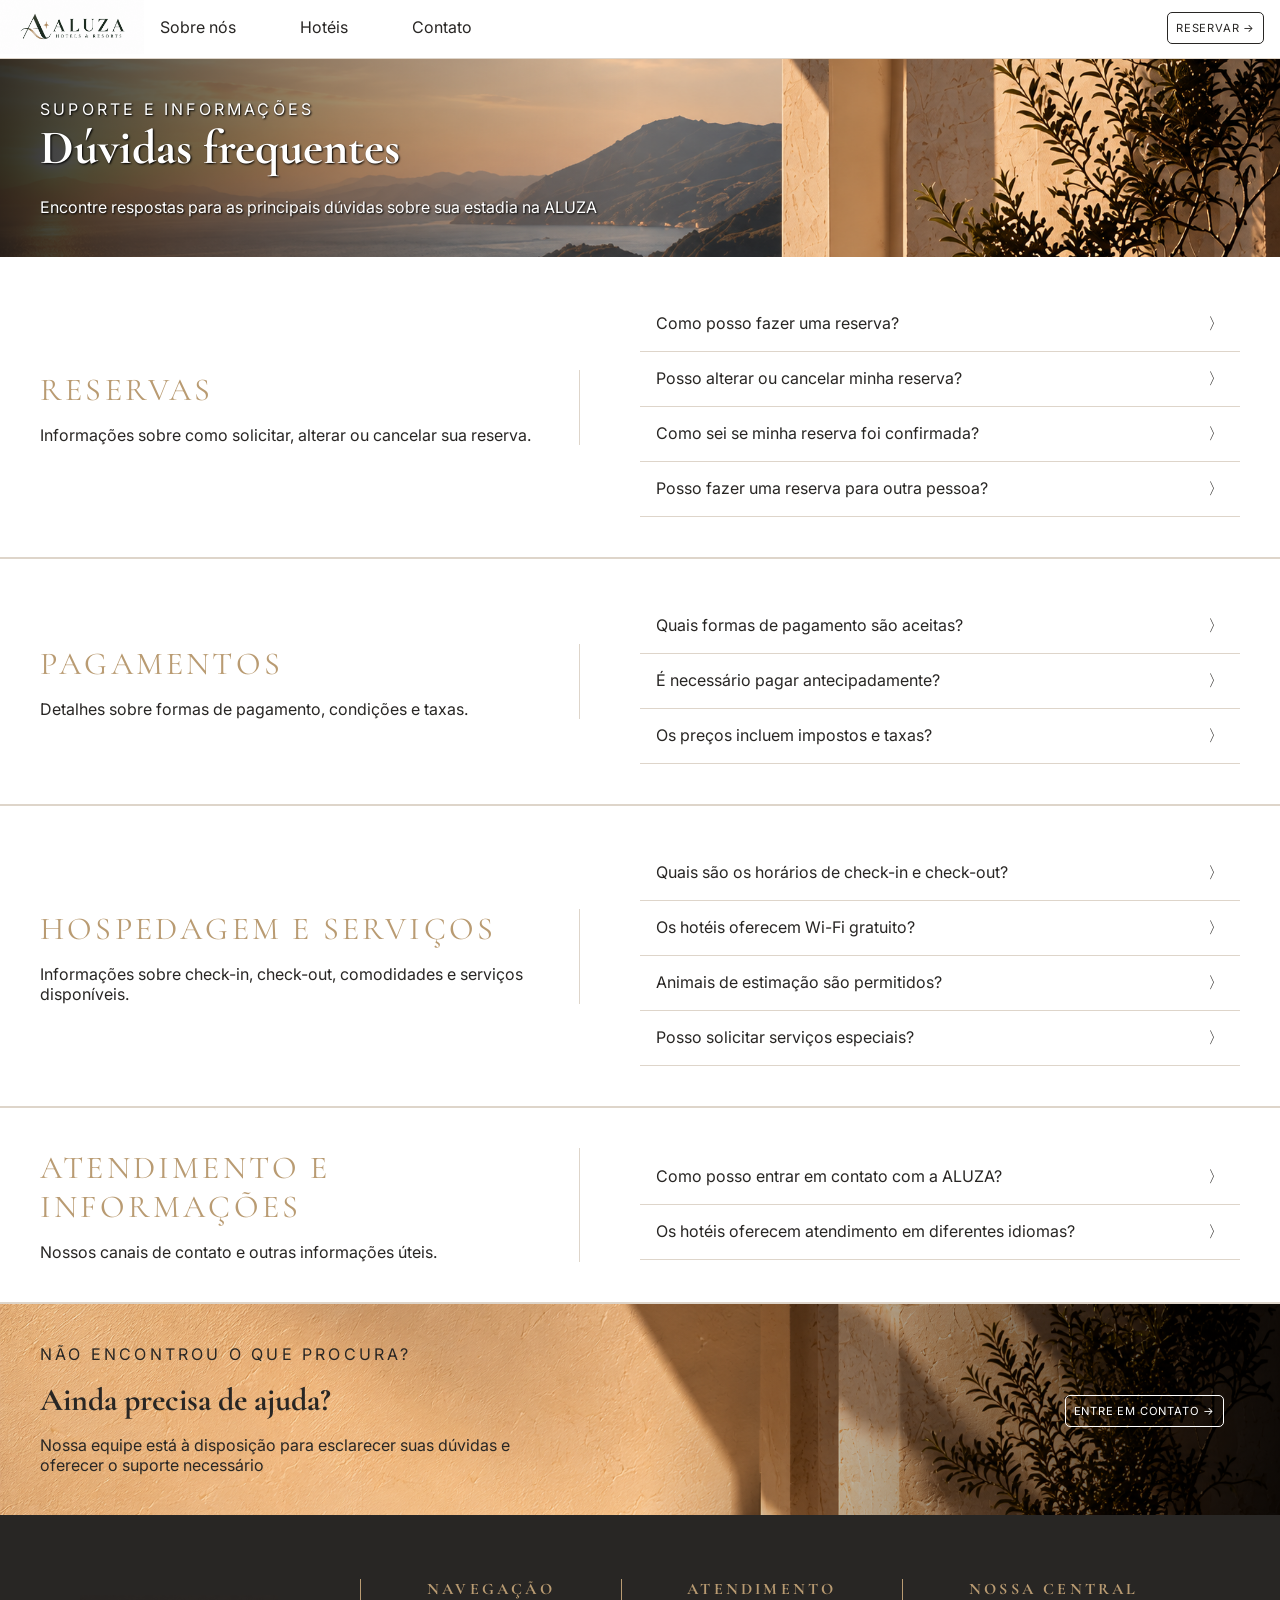
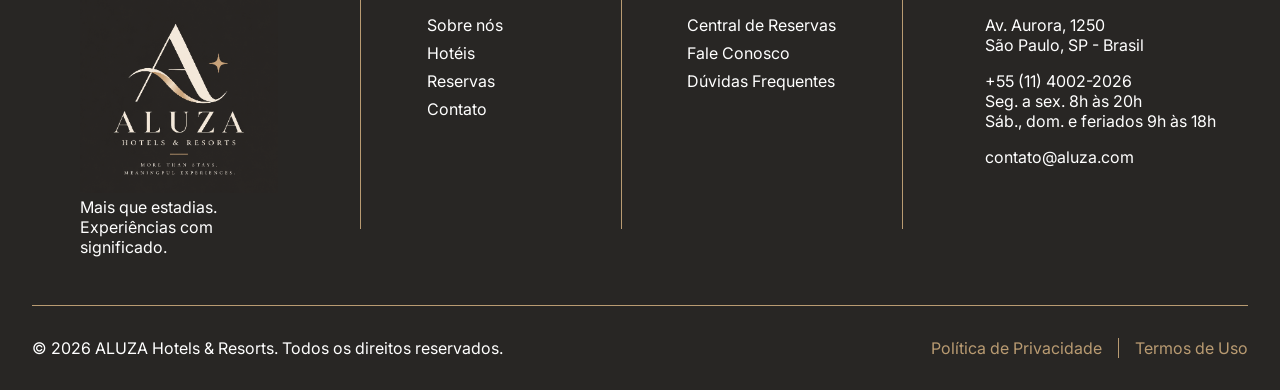
<file: html-files/faq.html>
<!DOCTYPE html>
<html lang="pt-br">
<head>
    <meta charset="UTF-8">
    <meta name="viewport" content="width=device-width, initial-scale=1.0">
    <link rel="stylesheet" href="../css-files/global.css">
    <link rel="stylesheet" href="../css-files/faq.css">
    <link rel="preconnect" href="https://fonts.googleapis.com">
    <link rel="preconnect" href="https://fonts.gstatic.com" crossorigin>
    <link href="https://fonts.googleapis.com/css2?family=Cormorant+Garamond:ital,wght@0,300..700;1,300..700&family=Inter:ital,opsz,wght@0,14..32,100..900;1,14..32,100..900&display=swap" rel="stylesheet">
    <meta property="og:type" content="website">
    <meta property="og:title" content="Dúvidas frequentes | ALUZA">
    <meta property="og:description" content="Encontre respostas para as principais dúvidas sobre reservas, hospedagens e serviços da ALUZA.">
    <meta property="og:image" content="https://dispositivosetecnologias-commits.github.io/aluza-hotels/images-files/faq-images/og-image.jpg">
    <meta property="og:url" content="https://dispositivosetecnologias-commits.github.io/aluza-hotels/html-files/faq.html">
    <meta property="og:site_name" content="ALUZA Hotels & Resorts">
    <meta property="og:locale" content="pt_BR">
    <meta property="og:image:alt" content="Ambiente sofisticado de um hotel ALUZA Hotels & Resorts">
    <title>Dúvidas frequentes | ALUZA</title>
</head>
<body>
    <header>
        <div class="header">
            <div class="header1">
                <div class="logo">
                    <img src="../images-files/home-images/logo-light2.png" alt="ALUZA Hotels & Resorts">
                </div>
                <div class="menu">
                    <nav>
                        <ul>
                            <li><a href="./about.html">Sobre nós</a></li>
                            <li><a href="../index.html">Hotéis</a></li>
                            <li><a href="./contact.html">Contato</a></li>
                        </ul>
                    </nav>
                    <div class="request-button">
                        <a href="./reservation.html">Reservar →</a>
                    </div>
                </div>
            </div>
        </div>
    </header>
    <main>
        <section class="faq-banner">
            <div class="banner-container">
                <div class="banner-text">
                    <div class="text-top">
                        <p class="section-label">Suporte e informações</p>
                        <h1>Dúvidas frequentes</h1>
                    </div>
                    <p>Encontre respostas para as principais dúvidas sobre 
                    sua estadia na ALUZA</p>
                </div>
            </div>
        </section>
        <section class="faq-reservation">
            <div class="container-template">
                <div class="text">
                    <h2 class="section-label">Reservas</h2>
                    <p>Informações sobre como solicitar, alterar ou cancelar 
                    sua reserva.</p>
                </div>
                <div class="questions">
                    <details>
                        <summary>Como posso fazer uma reserva?</summary>
                        <p>Acesse nossa página de reservas, selecione o destino, 
                        informe as datas da estadia e preencha seus dados. Após o 
                        envio, você receberá um e-mail com as informações da solicitação.</p>
                    </details>
                    <details>
                        <summary>Posso alterar ou cancelar minha reserva?</summary>
                        <p>Sim. Cancelamentos realizados com pelo menos 48 horas de
                        antecedência do check-in são gratuitos. Após esse prazo, 
                        poderá ser cobrada uma taxa equivalente à primeira diária.</p>
                    </details>
                    <details>
                        <summary>Como sei se minha reserva foi confirmada?</summary>
                        <p>Você receberá um e-mail de confirmação contendo o número
                        da reserva, as datas da estadia, o hotel escolhido e o valor total.</p>
                    </details>
                    <details>
                        <summary>Posso fazer uma reserva para outra pessoa?</summary>
                        <p>Sim. Basta informar os dados do hóspede da estadia. No check-in,
                        será necessário apresentar um documento de identificação válido.
                        </p>
                    </details>
                </div>
            </div>
        </section>
        <section class="faq-payment">
            <div class="container-template">
                <div class="text">
                    <h2 class="section-label">Pagamentos</h2>
                    <p>Detalhes sobre formas de pagamento, condições e taxas.</p>
                </div>
                <div class="questions">
                    <details>
                        <summary>Quais formas de pagamento são aceitas?</summary>
                        <p>Aceitamos cartões de crédito e débito das principais 
                        bandeiras. Outras opções de pagamento podem estar disponíveis
                        conforme o destino.</p>
                    </details>
                     <details>
                        <summary>É necessário pagar antecipadamente?</summary>
                        <p>Não necessariamente. Algumas tarifas permitem pagamento 
                        no check-in, enquanto outras exigem pagamento antecipado, especialmente
                        em períodos promocionais.</p>
                    </details>
                     <details>
                        <summary>Os preços incluem impostos e taxas?</summary>
                        <p>O valor total apresentado na confirmação inclui os impostos 
                        obrigatórios conhecidos. Serviços extras, como refeições e lavanderia,
                        são cobrados separadamente.</p>
                    </details>
                </div>
            </div>
        </section>
        <section class="faq-host">
            <div class="container-template">
                <div class="text">
                    <h2 class="section-label">Hospedagem e serviços</h2>
                    <p>Informações sobre check-in, check-out, comodidades
                    e serviços disponíveis.</p>
                </div>
                <div class="questions">
                    <details>
                        <summary>Quais são os horários de check-in e check-out?</summary>
                        <p>O check-in começa às 15h, e o check-out deve ser realizado
                        até as 12h, considerando o horário local de cada hotel.</p>
                    </details>
                    <details>
                        <summary>Os hotéis oferecem Wi-Fi gratuito?</summary>
                        <p>Sim. Todos os hotéis ALUZA oferecem Wi-Fi gratuito 
                        nas acomodações e em áreas comuns.</p>
                    </details>
                      <details>
                        <summary>Animais de estimação são permitidos?</summary>
                        <p>Sim, cães e gatos de pequeno porte são bem-vindos em 
                        acomodações selecionadas. É necessário informar a presença 
                        do animal durante a reserva.</p>
                    </details>
                      <details>
                        <summary>Posso solicitar serviços especiais?</summary>
                        <p>Sim. Oferecemos opções como decoração para ocasiões 
                        especiais, transfer e experiências personalizadas, mediante
                        disponibilidade e possível cobrança adicional.</p>
                    </details>
                </div>
            </div>
        </section>
        <section class="faq-contact">
            <div class="container-template">
                <div class="text">
                    <h2 class="section-label">Atendimento e informações</h2>
                    <p>Nossos canais de contato e outras informações úteis.</p>
                </div>
                <div class="questions">
                    <details>
                        <summary>Como posso entrar em contato com a ALUZA?</summary>
                        <p>Você pode utilizar o formulário da página de contato ou 
                        enviar uma mensagem para o nosso endereço de e-mail oficial.</p>
                    </details>
                    <details>
                        <summary>Os hotéis oferecem atendimento em diferentes idiomas?</summary>
                        <p>Sim. Todas as unidades oferecem atendimento em inglês ou 
                        no idioma local, facilitando a comunicação com hóspedes internacionais.</p>
                    </details>
                </div>
            </div>
        </section>
        <section class="cta">
            <div class="cta-container">
                <div class="text">
                    <p class="section-label">Não encontrou o que procura?</p>
                    <h2>Ainda precisa de ajuda?</h2>
                    <p>Nossa equipe está à disposição para esclarecer suas dúvidas e 
                    oferecer o suporte necessário</p>
                </div>
                <div class="request-button">
                    <a href="./contact.html">Entre em contato →</a>
                </div>
            </diiv>
        </section>
    </main>
    <footer>
         <div class="footer-container">
            <div class="footer-top">
                <div class="footer-logo">
                    <div class="logo-image">
                        <img src="../images-files/home-images/logo-dark.png" alt="Aluza Hotels & Resorts">
                    </div>
                    <div class="logo-text">
                    <p>Mais que estadias.</p>
                    <p>Experiências com significado.</p>
                    </div>
                </div>
                <div class="vertical-row"></div>
                <div class="footer-nav">
                    <h3>Navegação</h3>
                    <ul>
                        <li><a href="./about.html">Sobre nós</a></li>
                        <li><a href="../index.html">Hotéis</a></li>
                        <li><a href="./reservation.html">Reservas</a></li>
                        <li><a href="./contact.html">Contato</a></li>
                    </ul>
                </div>
                <div class="vertical-row"></div>
                <div class="footer-service">
                    <h3>Atendimento</h3>
                    <ul>
                        <li><a href="./reservation.html">Central de Reservas</a></li>
                        <li><a href="./contact.html">Fale Conosco</a></li>
                        <li><a href="./faq.html">Dúvidas Frequentes</a></li>
                    </ul>
                </div>
                <div class="vertical-row"></div>
                <div class="footer-center">
                    <h3>Nossa central</h3>
                    <div class="center-address">
                        <div class="footer-icon">
                            <i class="fa-solid fa-location-dot icon"></i>
                        </div> 
                        <div class="address-p">
                            <p>Av. Aurora, 1250</p>
                            <p>São Paulo, SP - Brasil</p>
                        </div>
                    </div>
                    <div class="center-cellphone">
                        <div class="footer-icon">
                            <i class="fa-solid fa-phone icon"></i>
                        </div>
                        <div class="cellphone-block">
                            <a href="tel:+551140022026">+55 (11) 4002-2026</a> 
                            <p>Seg. a sex. 8h às 20h</p>  
                            <p>Sáb., dom. e feriados 9h às 18h</p>
                        </div>
                    </div>
                    <div class="center-email">
                        <div class="footer-icon">
                            <i class="fa-solid fa-envelope icon"></i>
                        </div>        
                        <a href="mailto:contato@aluza.com">contato@aluza.com</a>        
                    </div>      
                </div>
            </div>
            <div class="footer-bottom">
                <div class="copyright-text">
                    <p>© 2026 ALUZA Hotels & Resorts. Todos os direitos reservados.</p>
                </div>
                <div class="terms-privacy">
                    <a href="./privacy.html">Política de Privacidade</a>
                    <a href="./terms.html">Termos de Uso</a>
                </div>
            </div>
        </div>
    </footer>
</body>
</html>
</file>
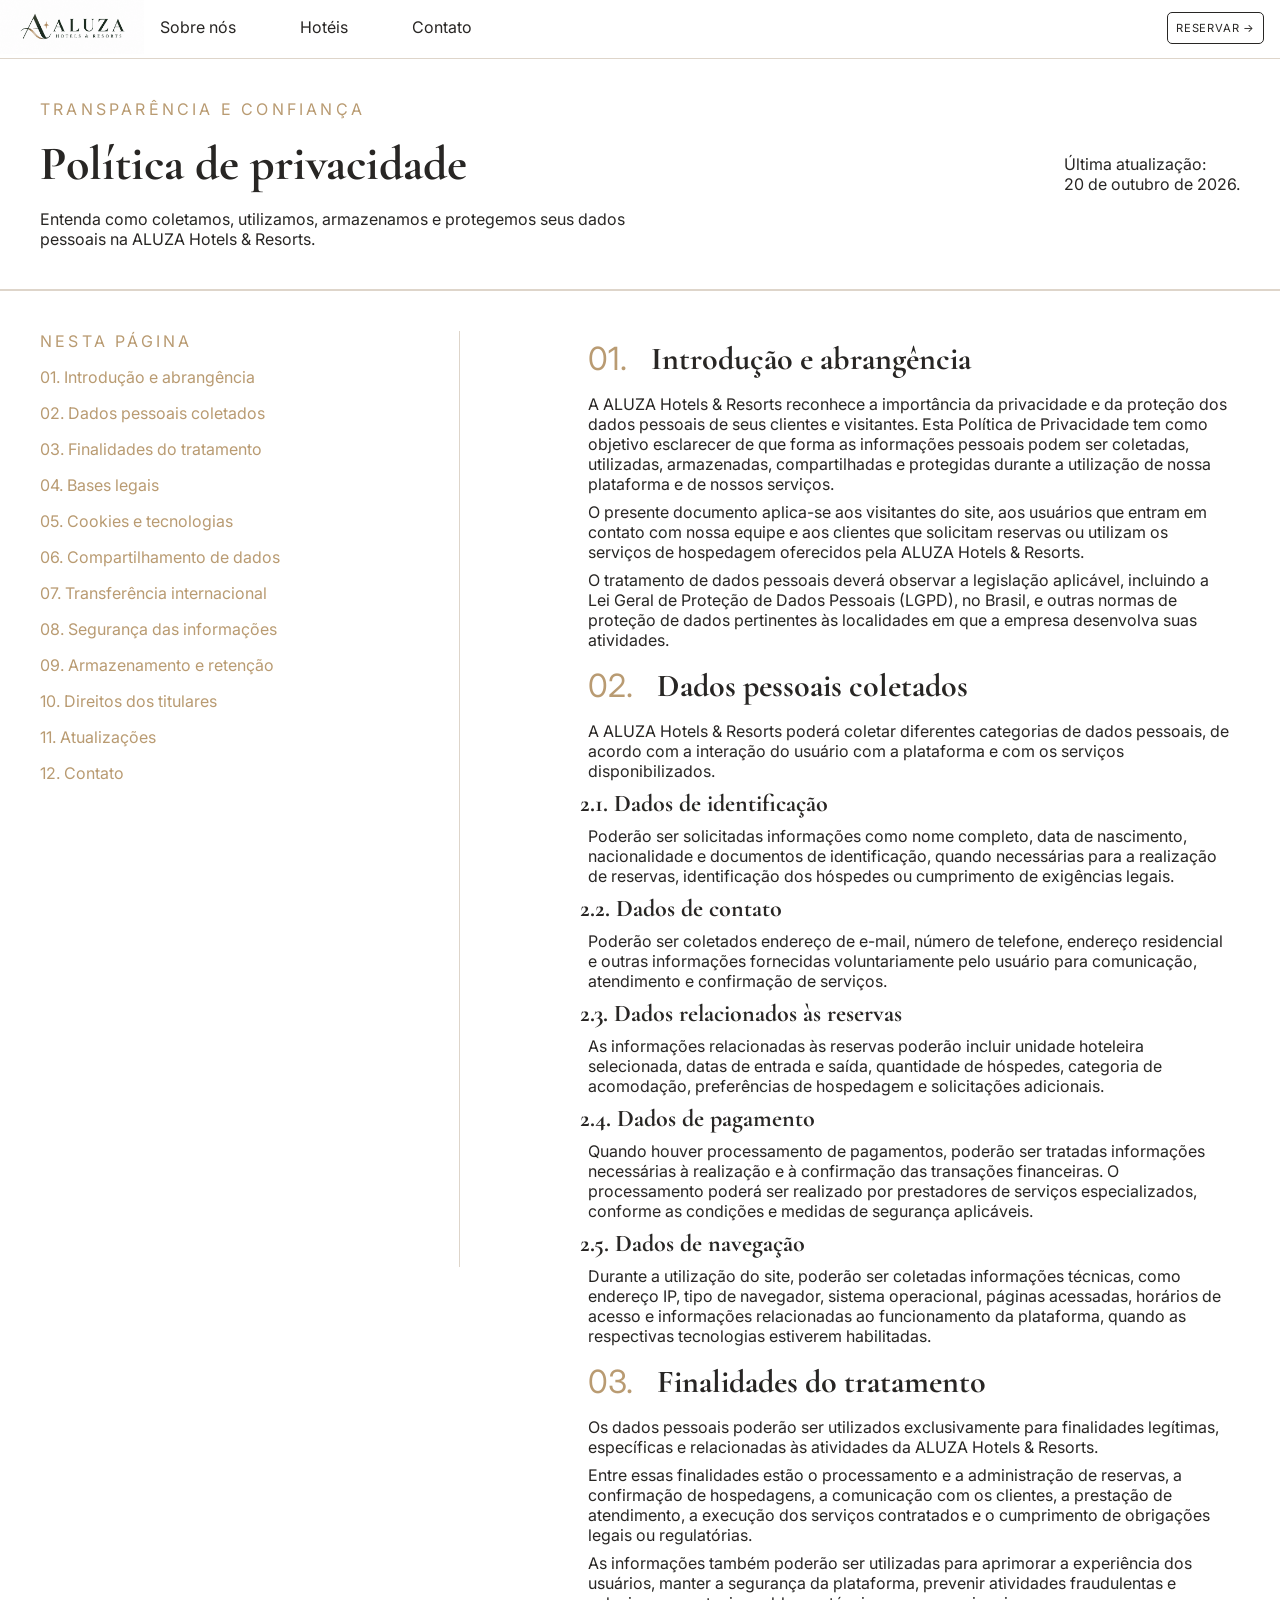
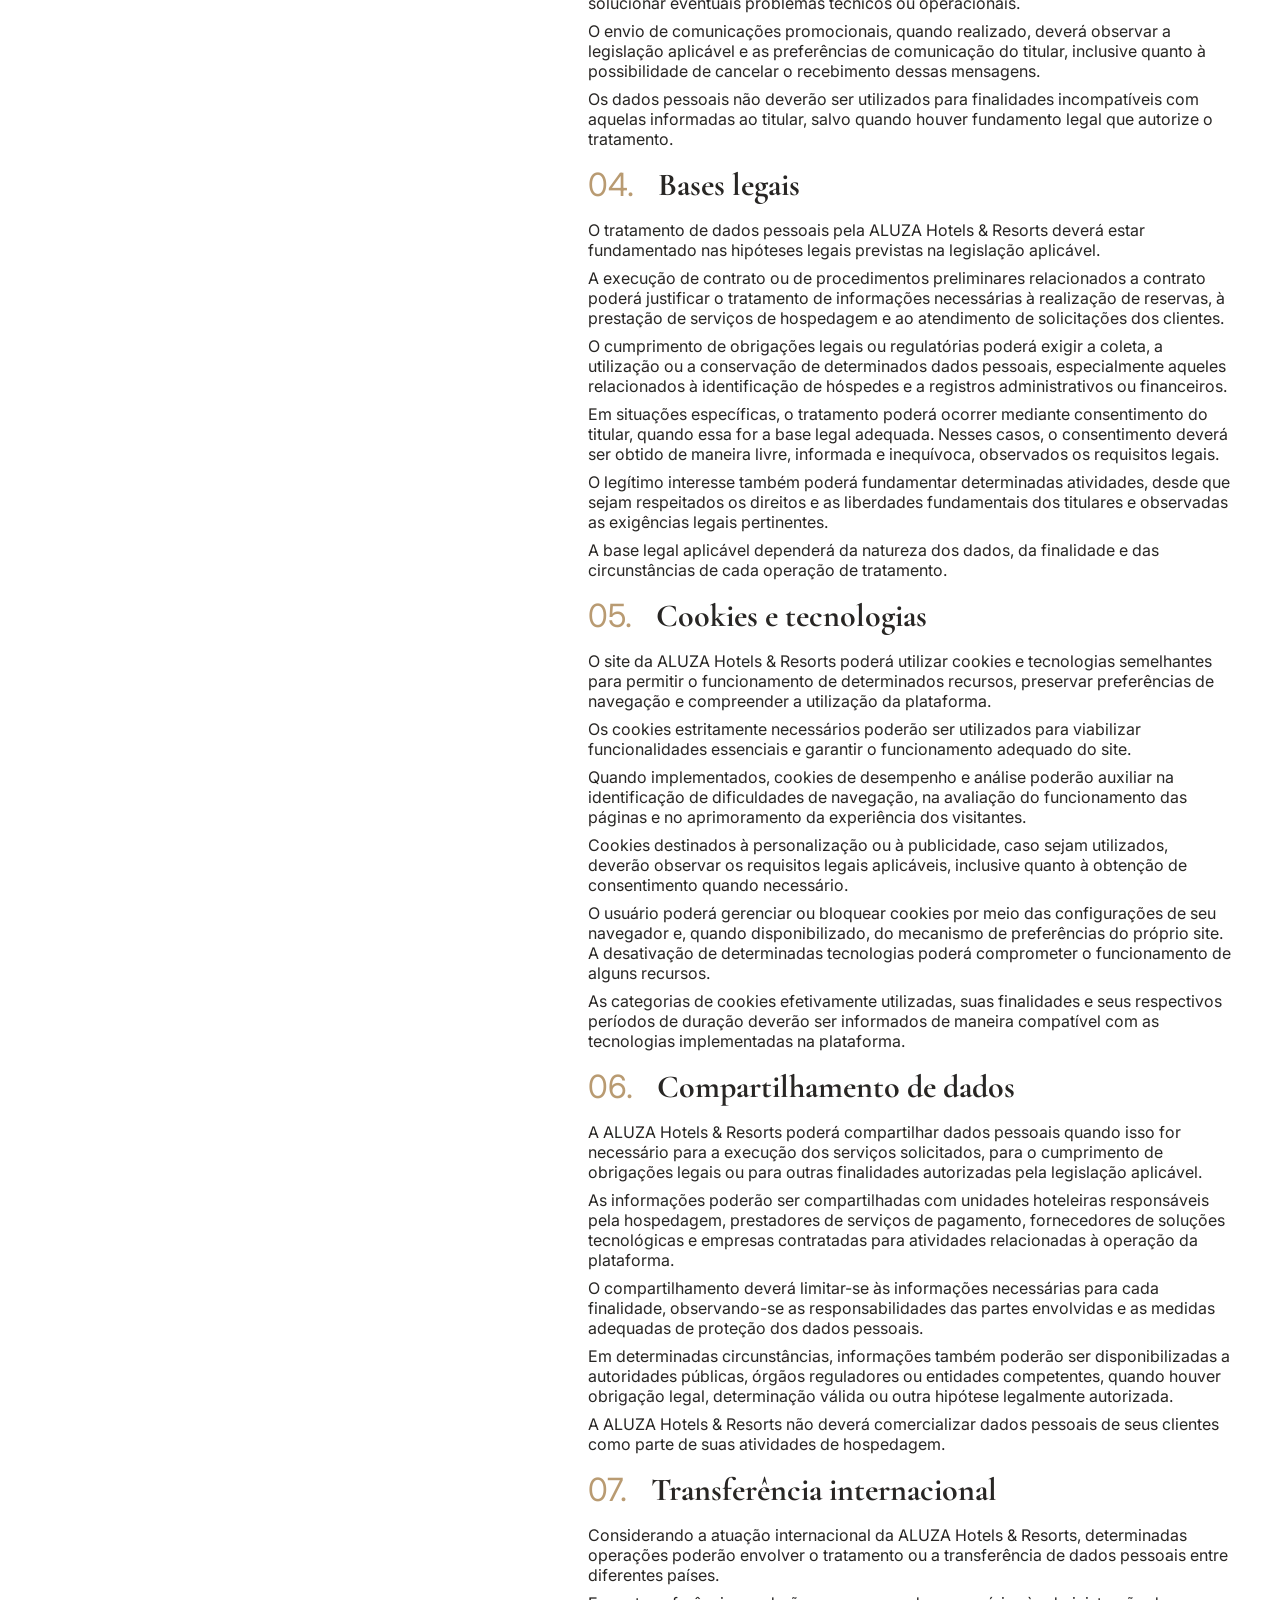
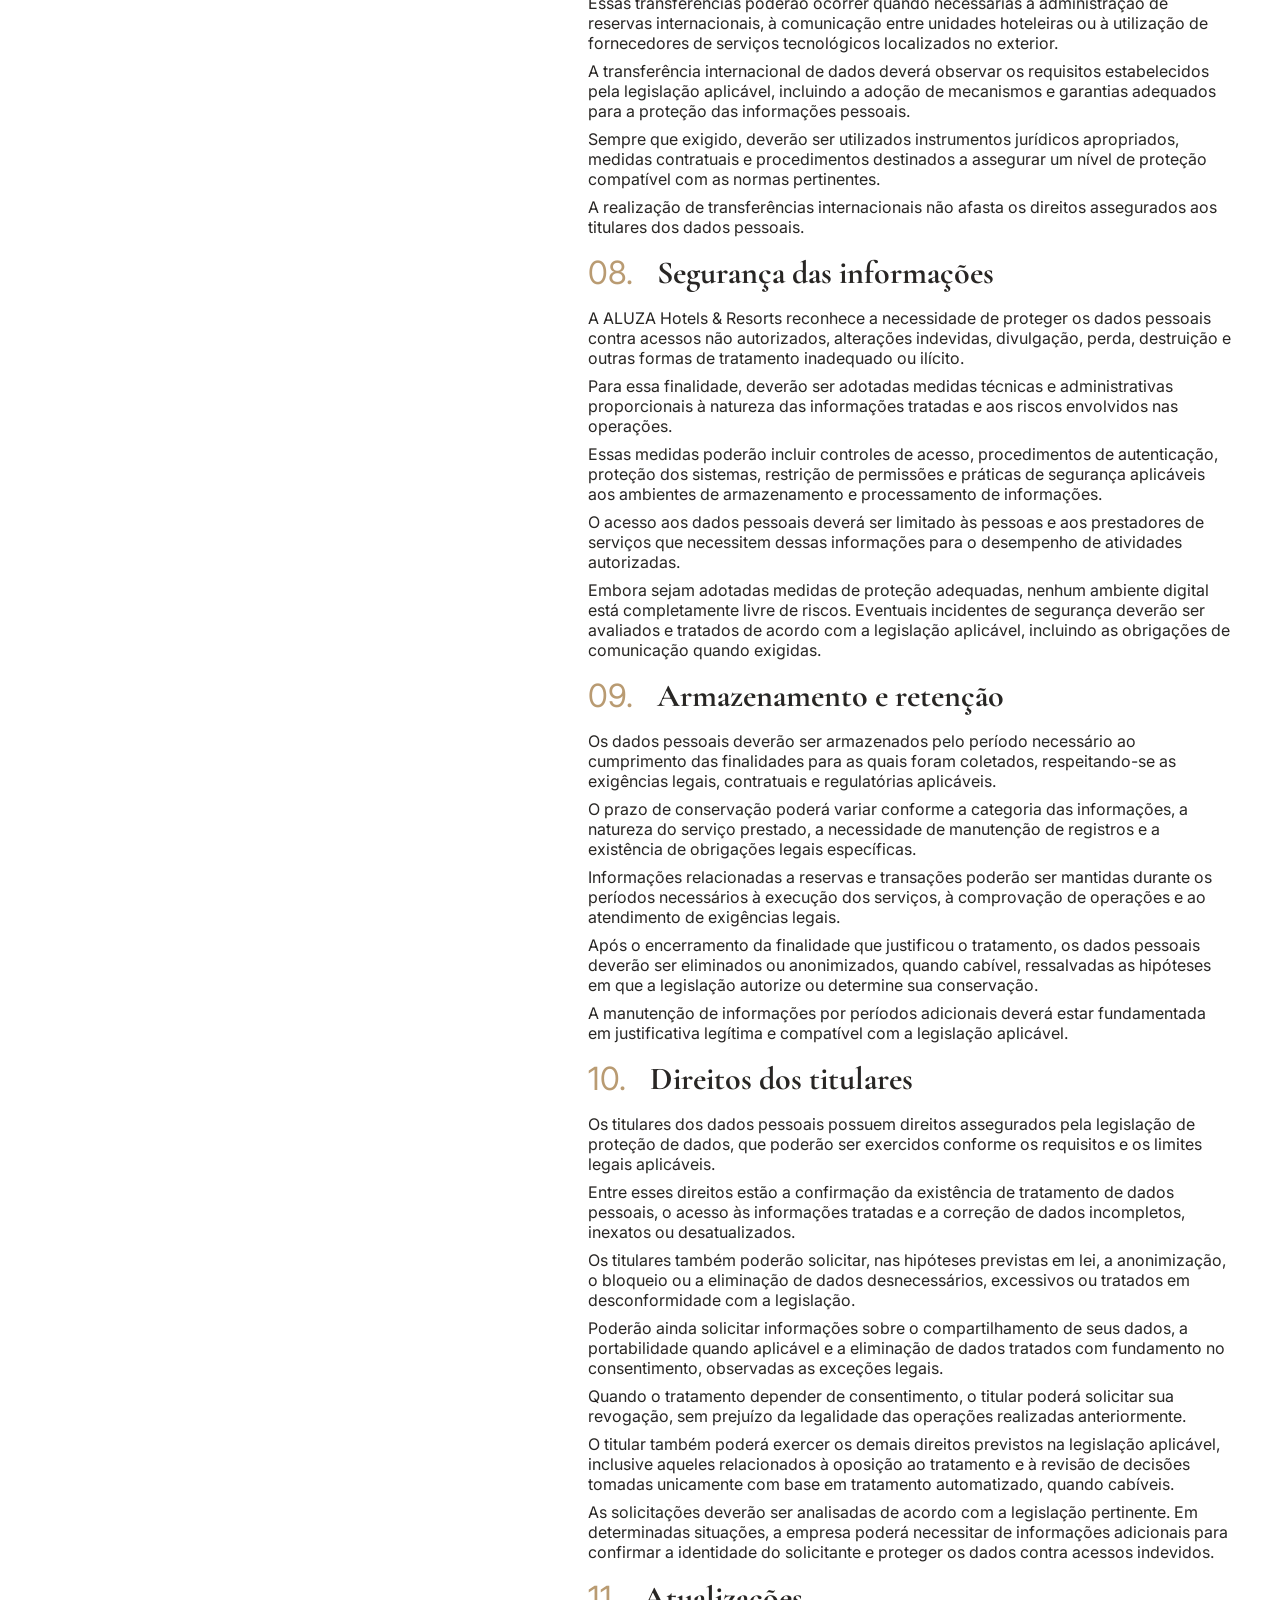
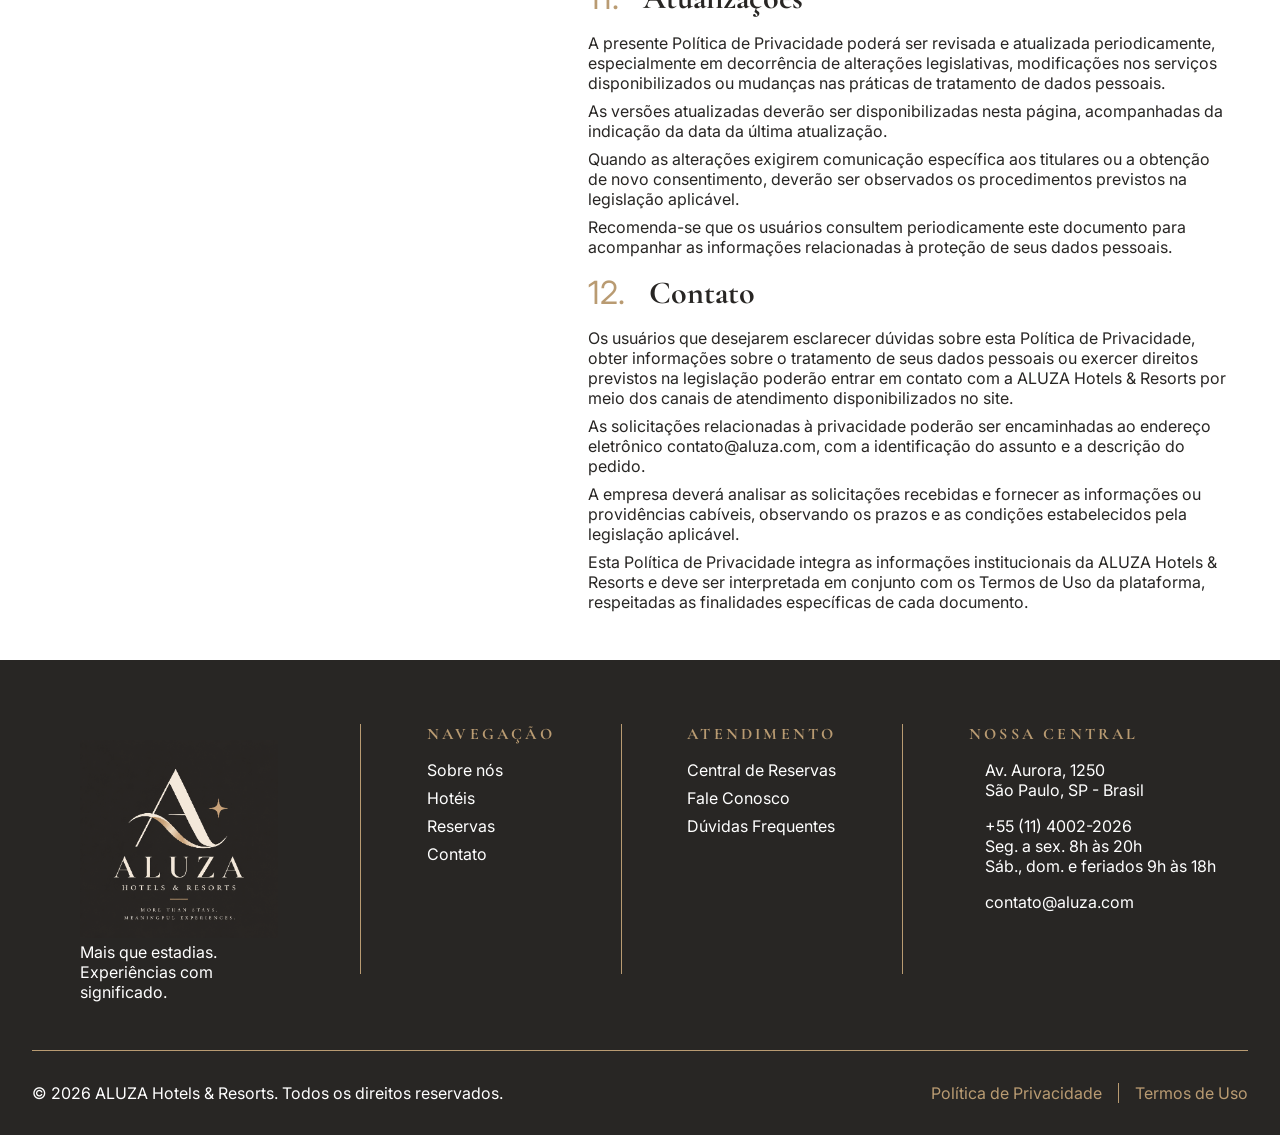
<file: html-files/privacy.html>
<!DOCTYPE html>
<html lang="pt-br">
<head>
    <meta charset="UTF-8">
    <meta name="viewport" content="width=device-width, initial-scale=1.0">
    <link rel="stylesheet" href="../css-files/global.css">
    <link rel="stylesheet" href="../css-files/legal.css">
    <link rel="preconnect" href="https://fonts.googleapis.com">
    <link rel="preconnect" href="https://fonts.gstatic.com" crossorigin>
    <link href="https://fonts.googleapis.com/css2?family=Cormorant+Garamond:ital,wght@0,300..700;1,300..700&family=Inter:ital,opsz,wght@0,14..32,100..900;1,14..32,100..900&display=swap" rel="stylesheet">
    <meta property="og:type" content="website">
    <meta property="og:title" content="Política de Privacidade | ALUZA">
    <meta property="og:description" content="Saiba como a ALUZA coleta, utiliza e protege suas informações pessoais.">
    <meta property="og:image" content="https://dispositivosetecnologias-commits.github.io/aluza-hotels/images-files/privacy-images/og-image.jpg">
    <meta property="og:url" content="https://dispositivosetecnologias-commits.github.io/aluza-hotels/html-files/privacy.html">
    <meta property="og:site_name" content="ALUZA Hotels & Resorts">
    <meta property="og:locale" content="pt_BR">
    <meta property="og:image:alt" content="Ambiente sofisticado de um hotel ALUZA Hotels & Resorts">
    <title>Política de Privacidade | ALUZA</title>
</head>
<body>
     <header>
        <div class="header">
            <div class="header1">
                <div class="logo">
                    <img src="../images-files/home-images/logo-light2.png" alt="ALUZA Hotels & Resorts">
                </div>
                <div class="menu">
                    <nav>
                        <ul>
                            <li><a href="./about.html">Sobre nós</a></li>
                            <li><a href="../index.html">Hotéis</a></li>
                            <li><a href="./contact.html">Contato</a></li>
                        </ul>
                    </nav>
                    <div class="request-button">
                        <a href="./reservation.html">Reservar →</a>
                    </div>
                </div>
            </div>
        </div>
    </header>
    <main>
        <section class="hero">
            <div class="hero-container">
                <div class="hero-text">
                    <p class="section-label">Transparência e confiança</p>
                    <h1>Política de privacidade</h1>
                    <p>Entenda como coletamos, utilizamos, armazenamos e protegemos
                    seus dados pessoais na ALUZA Hotels & Resorts.</p>
                </div>
                <div class="legal-update">
                    <p>Última atualização:</p>
                    <time datetime="2026-10-20">20 de outubro de 2026.</time>
                </div>
            </div>
        </section>
        <div class="main-content">
            <section class="legal-nav">
                <p class="section-label">Nesta página</p>
                <nav aria-label="Índice de Política de Privacidade">
                    <ul>
                        <li>01. <a href="#legal-sec-1">Introdução e abrangência</a></li>
                        <li>02. <a href="#legal-sec-2">Dados pessoais coletados</a></li>
                        <li>03. <a href="#legal-sec-3">Finalidades do tratamento</a></li>
                        <li>04. <a href="#legal-sec-4">Bases legais</a></li>
                        <li>05. <a href="#legal-sec-5">Cookies e tecnologias</a></li>
                        <li>06. <a href="#legal-sec-6">Compartilhamento de dados</a></li>
                        <li>07. <a href="#legal-sec-7">Transferência internacional</a></li>
                        <li>08. <a href="#legal-sec-8">Segurança das informações</a></li>
                        <li>09. <a href="#legal-sec-9">Armazenamento e retenção</a></li>
                        <li>10. <a href="#legal-sec-10">Direitos dos titulares</a></li>
                        <li>11. <a href="#legal-sec-11">Atualizações</a></li>
                        <li>12. <a href="#legal-sec-12">Contato</a></li>
                    </ul>
                </nav>
            </section>
            <section class="legal-nav-mobile">
                <details>
                    <summary class="section-label">Nesta página</summary>
                        <nav aria-label="Índice de Política de Privacidade">
                            <ul>
                                <li>01. <a href="#legal-sec-1">Introdução e abrangência</a></li>
                                <li>02. <a href="#legal-sec-2">Dados pessoais coletados</a></li>
                                <li>03. <a href="#legal-sec-3">Finalidades do tratamento</a></li>
                                <li>04. <a href="#legal-sec-4">Bases legais</a></li>
                                <li>05. <a href="#legal-sec-5">Cookies e tecnologias</a></li>
                                <li>06. <a href="#legal-sec-6">Compartilhamento de dados</a></li>
                                <li>07. <a href="#legal-sec-7">Transferência internacional</a></li>
                                <li>08. <a href="#legal-sec-8">Segurança das informações</a></li>
                                <li>09. <a href="#legal-sec-9">Armazenamento e retenção</a></li>
                                <li>10. <a href="#legal-sec-10">Direitos dos titulares</a></li>
                                <li>11. <a href="#legal-sec-11">Atualizações</a></li>
                                <li>12. <a href="#legal-sec-12">Contato</a></li>
                            </ul>
                        </nav>
                </details>
            </section>
            <div class="legal-sections">
                <section id="legal-sec-1">
                    <div class="legal-sec-title">
                        <p>01.</p>
                        <h2>Introdução e abrangência</h2>
                    </div>
                    <div class="legal-sec-text">
                        <p>A ALUZA Hotels & Resorts reconhece a importância da privacidade e da proteção dos 
                        dados pessoais de seus clientes e visitantes. Esta Política de Privacidade tem 
                        como objetivo esclarecer de que forma as informações pessoais podem ser coletadas, 
                        utilizadas, armazenadas, compartilhadas e protegidas durante a utilização de nossa 
                        plataforma e de nossos serviços.</p>
                        <p>O presente documento aplica-se aos visitantes do site, aos usuários que entram em contato 
                        com nossa equipe e aos clientes que solicitam reservas ou utilizam os serviços de hospedagem 
                        oferecidos pela ALUZA Hotels & Resorts.</p>
                        <p>O tratamento de dados pessoais deverá observar a legislação aplicável, incluindo a Lei Geral 
                        de Proteção de Dados Pessoais (LGPD), no Brasil, e outras normas de proteção de dados pertinentes 
                        às localidades em que a empresa desenvolva suas atividades.</p>
                    </div>
                </section>
                <section id="legal-sec-2">
                    <div class="legal-sec-title">
                        <p>02.</p>
                        <h2>Dados pessoais coletados</h2>
                    </div>
                    <div class="legal-sec-text">
                        <p>A ALUZA Hotels & Resorts poderá coletar diferentes categorias de dados pessoais, de acordo com a 
                        interação do usuário com a plataforma e com os serviços disponibilizados.</p>
                        <h3>2.1. Dados de identificação</h3>
                            <p>Poderão ser solicitadas informações como nome completo, data de nascimento, nacionalidade e documentos 
                            de identificação, quando necessárias para a realização de reservas, identificação dos hóspedes ou 
                            cumprimento de exigências legais.</p>
                        <h3>2.2. Dados de contato</h3>
                            <p>Poderão ser coletados endereço de e-mail, número de telefone, endereço residencial e outras informações 
                            fornecidas voluntariamente pelo usuário para comunicação, atendimento e confirmação de serviços.</p>
                        <h3>2.3. Dados relacionados às reservas</h3>
                            <p>As informações relacionadas às reservas poderão incluir unidade hoteleira selecionada, datas de entrada 
                            e saída, quantidade de hóspedes, categoria de acomodação, preferências de hospedagem e solicitações 
                            adicionais.</p>
                        <h3>2.4. Dados de pagamento</h3>
                            <p>Quando houver processamento de pagamentos, poderão ser tratadas informações necessárias à realização 
                            e à confirmação das transações financeiras. O processamento poderá ser realizado por prestadores de 
                            serviços especializados, conforme as condições e medidas de segurança aplicáveis.</p>
                       <h3>2.5. Dados de navegação</h3>
                            <p>Durante a utilização do site, poderão ser coletadas informações técnicas, como endereço IP, tipo de 
                            navegador, sistema operacional, páginas acessadas, horários de acesso e informações relacionadas ao 
                            funcionamento da plataforma, quando as respectivas tecnologias estiverem habilitadas.</p>
                    </div>
                </section>
                <section id="legal-sec-3">
                    <div class="legal-sec-title">
                        <p>03.</p>
                        <h2>Finalidades do tratamento</h2>
                    </div>
                    <div class="legal-sec-text">
                        <p>Os dados pessoais poderão ser utilizados exclusivamente para finalidades legítimas, específicas e 
                        relacionadas às atividades da ALUZA Hotels & Resorts.</p>
                        <p>Entre essas finalidades estão o processamento e a administração de reservas, a confirmação de hospedagens, 
                        a comunicação com os clientes, a prestação de atendimento, a execução dos serviços contratados e o 
                        cumprimento de obrigações legais ou regulatórias.</p>
                        <p>As informações também poderão ser utilizadas para aprimorar a experiência dos usuários, manter a segurança 
                        da plataforma, prevenir atividades fraudulentas e solucionar eventuais problemas técnicos ou operacionais.</p>
                        <p>O envio de comunicações promocionais, quando realizado, deverá observar a legislação aplicável e as 
                        preferências de comunicação do titular, inclusive quanto à possibilidade de cancelar o recebimento dessas 
                        mensagens.</p>
                        <p>Os dados pessoais não deverão ser utilizados para finalidades incompatíveis com aquelas informadas ao 
                        titular, salvo quando houver fundamento legal que autorize o tratamento.</p>
                    </div>
                </section>
                <section id="legal-sec-4">
                    <div class="legal-sec-title">
                        <p>04.</p>
                        <h2>Bases legais</h2>
                    </div>
                    <div class="legal-sec-text">
                        <p>O tratamento de dados pessoais pela ALUZA Hotels & Resorts deverá estar fundamentado nas hipóteses legais 
                        previstas na legislação aplicável.</p>
                        <p>A execução de contrato ou de procedimentos preliminares relacionados a contrato poderá justificar o 
                        tratamento de informações necessárias à realização de reservas, à prestação de serviços de hospedagem e ao 
                        atendimento de solicitações dos clientes.</p>
                        <p>O cumprimento de obrigações legais ou regulatórias poderá exigir a coleta, a utilização ou a conservação de 
                        determinados dados pessoais, especialmente aqueles relacionados à identificação de hóspedes e a registros 
                        administrativos ou financeiros.</p>
                        <p>Em situações específicas, o tratamento poderá ocorrer mediante consentimento do titular, quando essa for a 
                        base legal adequada. Nesses casos, o consentimento deverá ser obtido de maneira livre, informada e 
                        inequívoca, observados os requisitos legais.</p>
                        <p>O legítimo interesse também poderá fundamentar determinadas atividades, desde que sejam respeitados os 
                        direitos e as liberdades fundamentais dos titulares e observadas as exigências legais pertinentes.</p>
                        <p>A base legal aplicável dependerá da natureza dos dados, da finalidade e das circunstâncias de cada operação 
                        de tratamento.</p>
                    </div>
                </section>
                <section id="legal-sec-5">
                    <div class="legal-sec-title">
                        <p>05.</p>
                        <h2>Cookies e tecnologias</h2>
                    </div>
                    <div class="legal-sec-text">
                        <p>O site da ALUZA Hotels & Resorts poderá utilizar cookies e tecnologias semelhantes para permitir o 
                        funcionamento de determinados recursos, preservar preferências de navegação e compreender a utilização 
                        da plataforma.</p>
                        <p>Os cookies estritamente necessários poderão ser utilizados para viabilizar funcionalidades essenciais e 
                        garantir o funcionamento adequado do site.</p>
                        <p>Quando implementados, cookies de desempenho e análise poderão auxiliar na identificação de dificuldades de 
                        navegação, na avaliação do funcionamento das páginas e no aprimoramento da experiência dos visitantes.</p>
                        <p>Cookies destinados à personalização ou à publicidade, caso sejam utilizados, deverão observar os requisitos 
                        legais aplicáveis, inclusive quanto à obtenção de consentimento quando necessário.</p>
                        <p>O usuário poderá gerenciar ou bloquear cookies por meio das configurações de seu navegador e, quando 
                        disponibilizado, do mecanismo de preferências do próprio site. A desativação de determinadas tecnologias 
                        poderá comprometer o funcionamento de alguns recursos.</p>
                        <p>As categorias de cookies efetivamente utilizadas, suas finalidades e seus respectivos períodos de duração 
                        deverão ser informados de maneira compatível com as tecnologias implementadas na plataforma.</p>
                    </div>
                </section>
                <section id="legal-sec-6">
                    <div class="legal-sec-title">
                        <p>06.</p>
                        <h2>Compartilhamento de dados</h2>
                    </div>
                    <div class="legal-sec-text">
                        <p>A ALUZA Hotels & Resorts poderá compartilhar dados pessoais quando isso for necessário para a execução 
                        dos serviços solicitados, para o cumprimento de obrigações legais ou para outras finalidades 
                        autorizadas pela legislação aplicável.</p>
                        <p>As informações poderão ser compartilhadas com unidades hoteleiras responsáveis pela hospedagem, 
                        prestadores de serviços de pagamento, fornecedores de soluções tecnológicas e empresas contratadas para 
                        atividades relacionadas à operação da plataforma.</p>
                        <p>O compartilhamento deverá limitar-se às informações necessárias para cada finalidade, observando-se as 
                        responsabilidades das partes envolvidas e as medidas adequadas de proteção dos dados pessoais.</p>
                        <p>Em determinadas circunstâncias, informações também poderão ser disponibilizadas a autoridades públicas, 
                        órgãos reguladores ou entidades competentes, quando houver obrigação legal, determinação válida ou 
                        outra hipótese legalmente autorizada.</p>
                        <p>A ALUZA Hotels & Resorts não deverá comercializar dados pessoais de seus clientes como parte de suas 
                        atividades de hospedagem.</p>
                    </div>
                </section>
                <section id="legal-sec-7">
                    <div class="legal-sec-title">
                        <p>07.</p>
                        <h2>Transferência internacional</h2>
                    </div>
                    <div class="legal-sec-text">
                        <p>Considerando a atuação internacional da ALUZA Hotels & Resorts, determinadas operações poderão envolver o 
                        tratamento ou a transferência de dados pessoais entre diferentes países.</p>
                        <p>Essas transferências poderão ocorrer quando necessárias à administração de reservas internacionais, à 
                        comunicação entre unidades hoteleiras ou à utilização de fornecedores de serviços tecnológicos localizados 
                        no exterior.</p>
                        <p>A transferência internacional de dados deverá observar os requisitos estabelecidos pela legislação 
                        aplicável, incluindo a adoção de mecanismos e garantias adequados para a proteção das informações pessoais.</p>
                        <p>Sempre que exigido, deverão ser utilizados instrumentos jurídicos apropriados, medidas contratuais e 
                        procedimentos destinados a assegurar um nível de proteção compatível com as normas pertinentes.</p>
                        <p>A realização de transferências internacionais não afasta os direitos assegurados aos titulares dos 
                        dados pessoais.</p>
                    </div>
                </section>
                <section id="legal-sec-8">
                    <div class="legal-sec-title">
                        <p>08.</p>
                        <h2>Segurança das informações</h2>
                    </div>
                    <div class="legal-sec-text">
                        <p>A ALUZA Hotels & Resorts reconhece a necessidade de proteger os dados pessoais contra acessos não 
                        autorizados, alterações indevidas, divulgação, perda, destruição e outras formas de tratamento inadequado 
                        ou ilícito.</p>
                        <p>Para essa finalidade, deverão ser adotadas medidas técnicas e administrativas proporcionais à natureza 
                        das informações tratadas e aos riscos envolvidos nas operações.</p>
                        <p>Essas medidas poderão incluir controles de acesso, procedimentos de autenticação, proteção dos sistemas, 
                        restrição de permissões e práticas de segurança aplicáveis aos ambientes de armazenamento e processamento 
                        de informações.</p>
                        <p>O acesso aos dados pessoais deverá ser limitado às pessoas e aos prestadores de serviços que necessitem 
                        dessas informações para o desempenho de atividades autorizadas.</p>
                        <p>Embora sejam adotadas medidas de proteção adequadas, nenhum ambiente digital está completamente livre de 
                        riscos. Eventuais incidentes de segurança deverão ser avaliados e tratados de acordo com a legislação 
                        aplicável, incluindo as obrigações de comunicação quando exigidas.</p>
                    </div>
                </section>
                <section id="legal-sec-9">
                    <div class="legal-sec-title">
                        <p>09.</p>
                        <h2>Armazenamento e retenção</h2>
                    </div>
                    <div class="legal-sec-text">
                        <p>Os dados pessoais deverão ser armazenados pelo período necessário ao cumprimento das finalidades para as 
                        quais foram coletados, respeitando-se as exigências legais, contratuais e regulatórias aplicáveis.</p>
                        <p>O prazo de conservação poderá variar conforme a categoria das informações, a natureza do serviço prestado, 
                        a necessidade de manutenção de registros e a existência de obrigações legais específicas.</p>
                        <p>Informações relacionadas a reservas e transações poderão ser mantidas durante os períodos necessários à 
                        execução dos serviços, à comprovação de operações e ao atendimento de exigências legais.</p>
                        <p>Após o encerramento da finalidade que justificou o tratamento, os dados pessoais deverão ser eliminados ou 
                        anonimizados, quando cabível, ressalvadas as hipóteses em que a legislação autorize ou determine sua 
                        conservação.</p>
                        <p>A manutenção de informações por períodos adicionais deverá estar fundamentada em justificativa legítima e 
                        compatível com a legislação aplicável.</p>
                    </div>
                </section>
                <section id="legal-sec-10">
                    <div class="legal-sec-title">
                        <p>10.</p>
                        <h2>Direitos dos titulares</h2>
                    </div>
                    <div class="legal-sec-text">
                        <p>Os titulares dos dados pessoais possuem direitos assegurados pela legislação de proteção de dados, que 
                        poderão ser exercidos conforme os requisitos e os limites legais aplicáveis.</p>
                        <p>Entre esses direitos estão a confirmação da existência de tratamento de dados pessoais, o acesso às 
                        informações tratadas e a correção de dados incompletos, inexatos ou desatualizados.</p>
                        <p>Os titulares também poderão solicitar, nas hipóteses previstas em lei, a anonimização, o bloqueio ou a 
                        eliminação de dados desnecessários, excessivos ou tratados em desconformidade com a legislação.</p>
                        <p>Poderão ainda solicitar informações sobre o compartilhamento de seus dados, a portabilidade quando 
                        aplicável e a eliminação de dados tratados com fundamento no consentimento, observadas as exceções legais.</p>
                        <p>Quando o tratamento depender de consentimento, o titular poderá solicitar sua revogação, sem prejuízo da 
                        legalidade das operações realizadas anteriormente.</p>
                        <p>O titular também poderá exercer os demais direitos previstos na legislação aplicável, inclusive aqueles 
                        relacionados à oposição ao tratamento e à revisão de decisões tomadas unicamente com base em tratamento 
                        automatizado, quando cabíveis.</p>
                        <p>As solicitações deverão ser analisadas de acordo com a legislação pertinente. Em determinadas situações, a 
                        empresa poderá necessitar de informações adicionais para confirmar a identidade do solicitante e proteger 
                        os dados contra acessos indevidos.</p>
                    </div>
                </section>
                <section id="legal-sec-11">
                    <div class="legal-sec-title">
                        <p>11.</p>
                        <h2>Atualizações</h2>
                    </div>
                    <div class="legal-sec-text">
                        <p>A presente Política de Privacidade poderá ser revisada e atualizada periodicamente, especialmente em 
                        decorrência de alterações legislativas, modificações nos serviços disponibilizados ou mudanças nas 
                        práticas de tratamento de dados pessoais.</p>
                        <p>As versões atualizadas deverão ser disponibilizadas nesta página, acompanhadas da indicação da data da 
                        última atualização.</p>
                        <p>Quando as alterações exigirem comunicação específica aos titulares ou a obtenção de novo consentimento, 
                        deverão ser observados os procedimentos previstos na legislação aplicável.</p>
                        <p>Recomenda-se que os usuários consultem periodicamente este documento para acompanhar as informações 
                        relacionadas à proteção de seus dados pessoais.</p>
                    </div>
                </section>
                <section id="legal-sec-12">
                    <div class="legal-sec-title">
                        <p>12.</p>
                        <h2>Contato</h2>
                    </div>
                    <div class="legal-sec-text">
                        <p>Os usuários que desejarem esclarecer dúvidas sobre esta Política de Privacidade, obter informações sobre o 
                        tratamento de seus dados pessoais ou exercer direitos previstos na legislação poderão entrar em contato com 
                        a ALUZA Hotels & Resorts por meio dos canais de atendimento disponibilizados no site.</p>
                        <p>As solicitações relacionadas à privacidade poderão ser encaminhadas ao endereço eletrônico contato@aluza.com, 
                        com a identificação do assunto e a descrição do pedido.</p>
                        <p>A empresa deverá analisar as solicitações recebidas e fornecer as informações ou providências cabíveis, 
                        observando os prazos e as condições estabelecidos pela legislação aplicável.</p>
                        <p>Esta Política de Privacidade integra as informações institucionais da ALUZA Hotels & Resorts e deve ser 
                        interpretada em conjunto com os Termos de Uso da plataforma, respeitadas as finalidades específicas de cada 
                        documento.</p>
                    </div>
                </section>
            </div>
        </div>
    </main>
    <footer>
         <div class="footer-container">
            <div class="footer-top">
                <div class="footer-logo">
                    <div class="logo-image">
                        <img src="../images-files/home-images/logo-dark.png" alt="Aluza Hotels & Resorts">
                    </div>
                    <div class="logo-text">
                    <p>Mais que estadias.</p>
                    <p>Experiências com significado.</p>
                    </div>
                </div>
                <div class="vertical-row"></div>
                <div class="footer-nav">
                    <h3>Navegação</h3>
                    <ul>
                        <li><a href="./about.html">Sobre nós</a></li>
                        <li><a href="../index.html">Hotéis</a></li>
                        <li><a href="./reservation.html">Reservas</a></li>
                        <li><a href="./contact.html">Contato</a></li>
                    </ul>
                </div>
                <div class="vertical-row"></div>
                <div class="footer-service">
                    <h3>Atendimento</h3>
                    <ul>
                        <li><a href="./reservation.html">Central de Reservas</a></li>
                        <li><a href="./contact.html">Fale Conosco</a></li>
                        <li><a href="./faq.html">Dúvidas Frequentes</a></li>
                    </ul>
                </div>
                <div class="vertical-row"></div>
                <div class="footer-center">
                    <h3>Nossa central</h3>
                    <div class="center-address">
                        <div class="footer-icon">
                            <i class="fa-solid fa-location-dot icon"></i>
                        </div> 
                        <div class="address-p">
                            <p>Av. Aurora, 1250</p>
                            <p>São Paulo, SP - Brasil</p>
                        </div>
                    </div>
                    <div class="center-cellphone">
                        <div class="footer-icon">
                            <i class="fa-solid fa-phone icon"></i>
                        </div>
                        <div class="cellphone-block">
                            <a href="tel:+551140022026">+55 (11) 4002-2026</a> 
                            <p>Seg. a sex. 8h às 20h</p>  
                            <p>Sáb., dom. e feriados 9h às 18h</p>
                        </div>
                    </div>
                    <div class="center-email">
                        <div class="footer-icon">
                            <i class="fa-solid fa-envelope icon"></i>
                        </div>        
                        <a href="mailto:contato@aluza.com">contato@aluza.com</a>        
                    </div>      
                </div>
            </div>
            <div class="footer-bottom">
                <div class="copyright-text">
                    <p>© 2026 ALUZA Hotels & Resorts. Todos os direitos reservados.</p>
                </div>
                <div class="terms-privacy">
                    <a href="./privacy.html">Política de Privacidade</a>
                    <a href="./terms.html">Termos de Uso</a>
                </div>
            </div>
        </div>
    </footer>
</body>
</html>
</file>
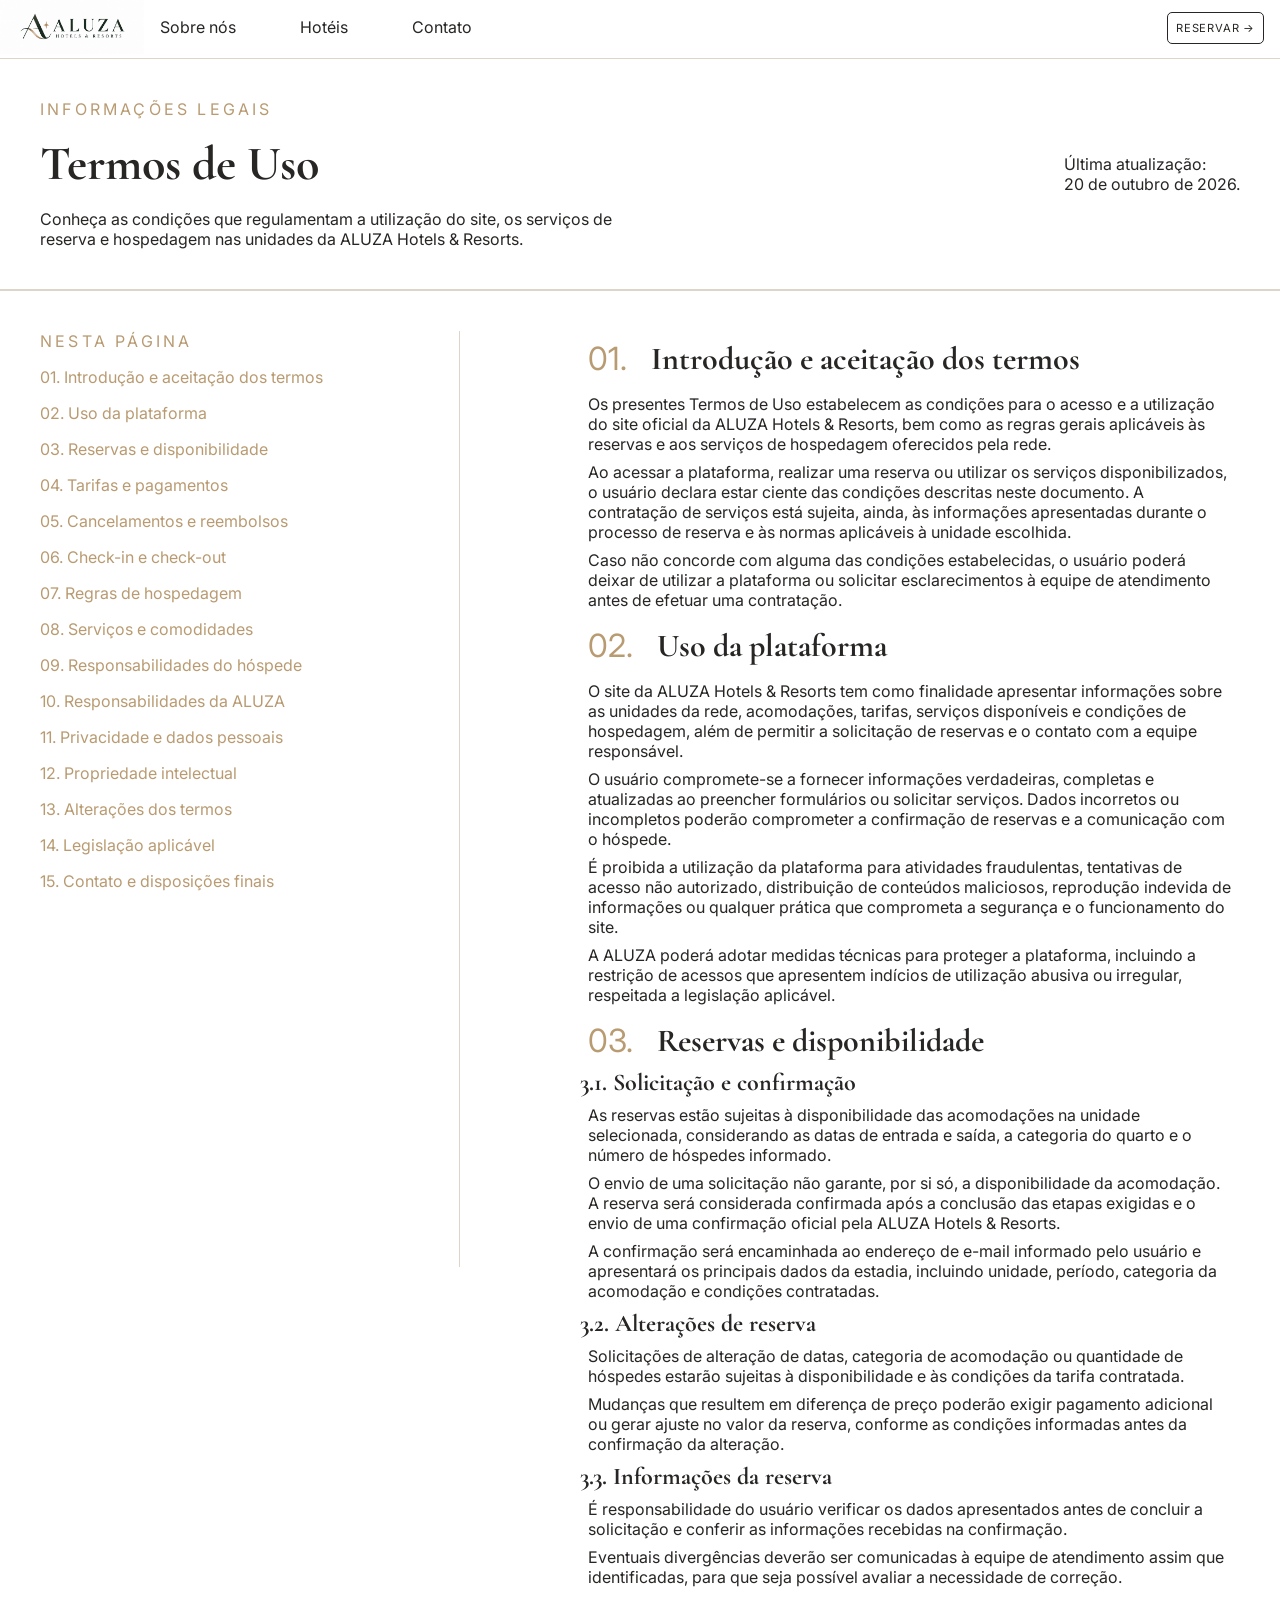
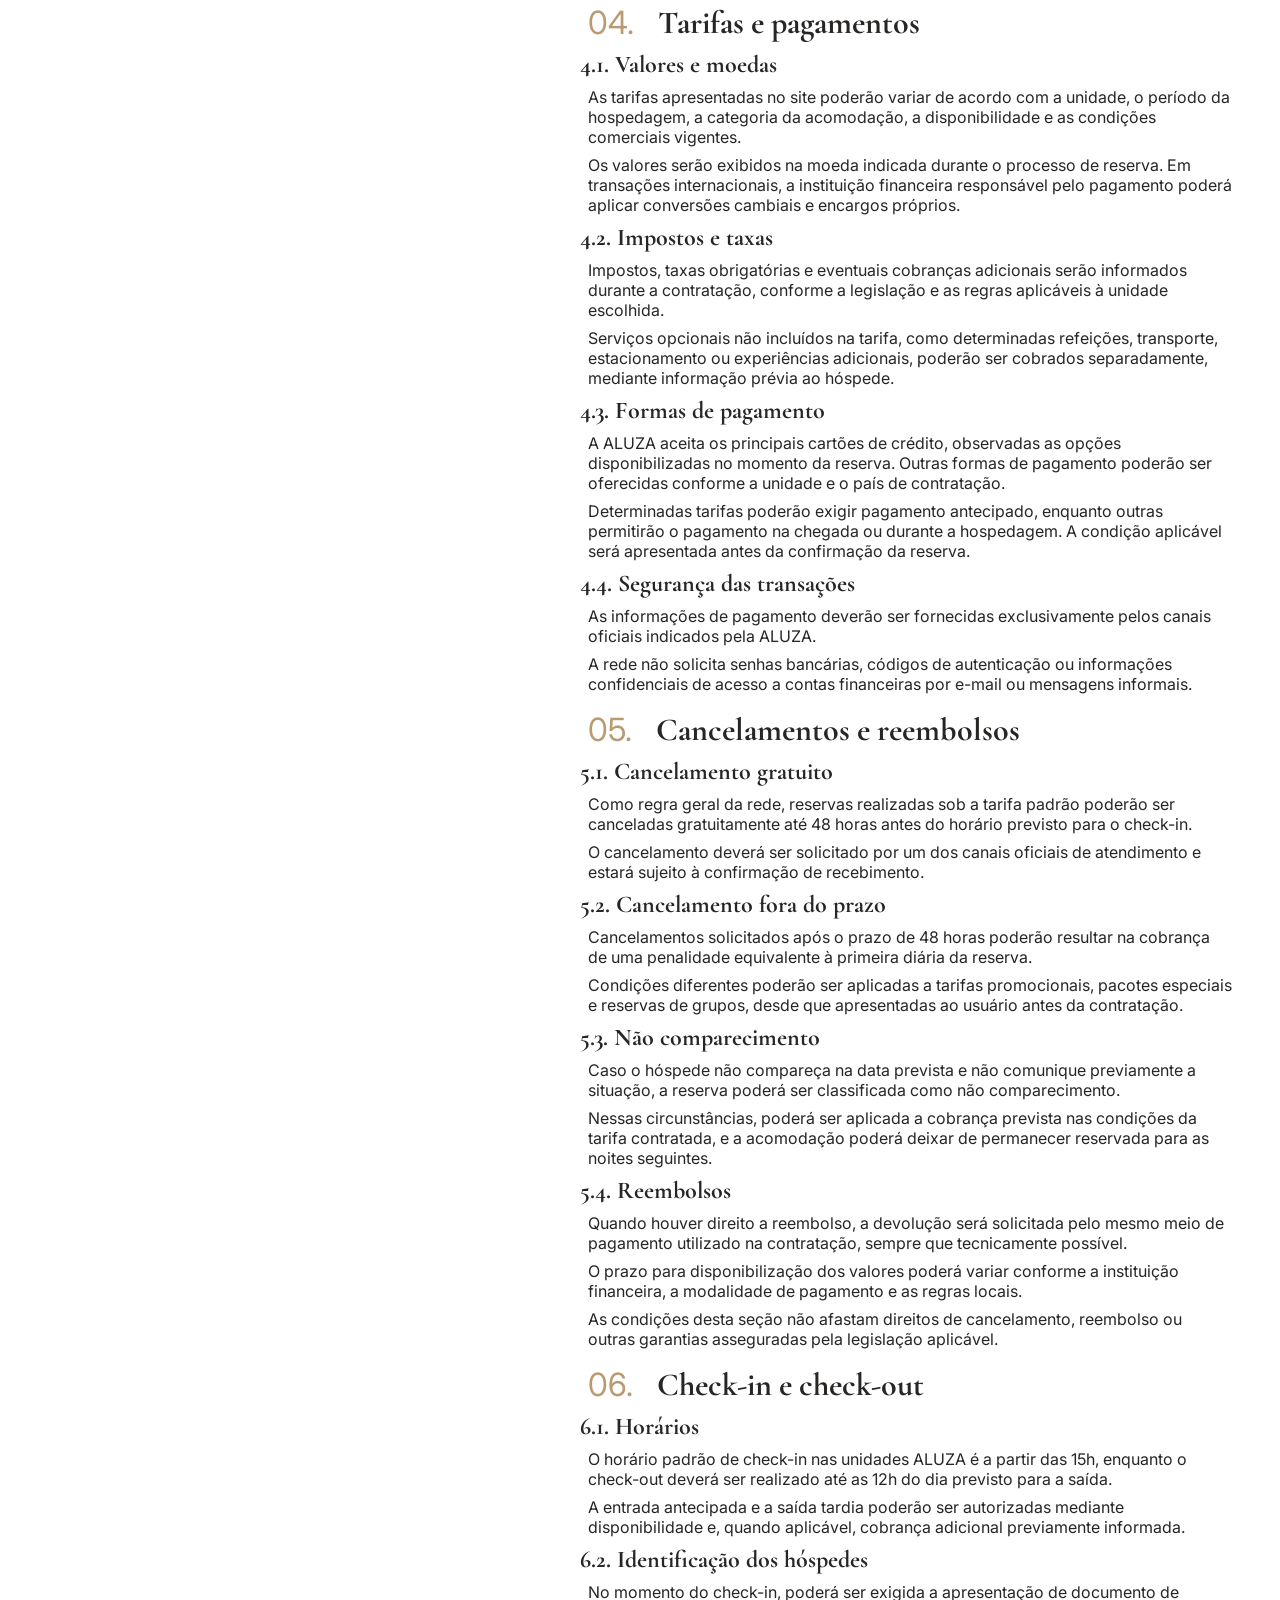
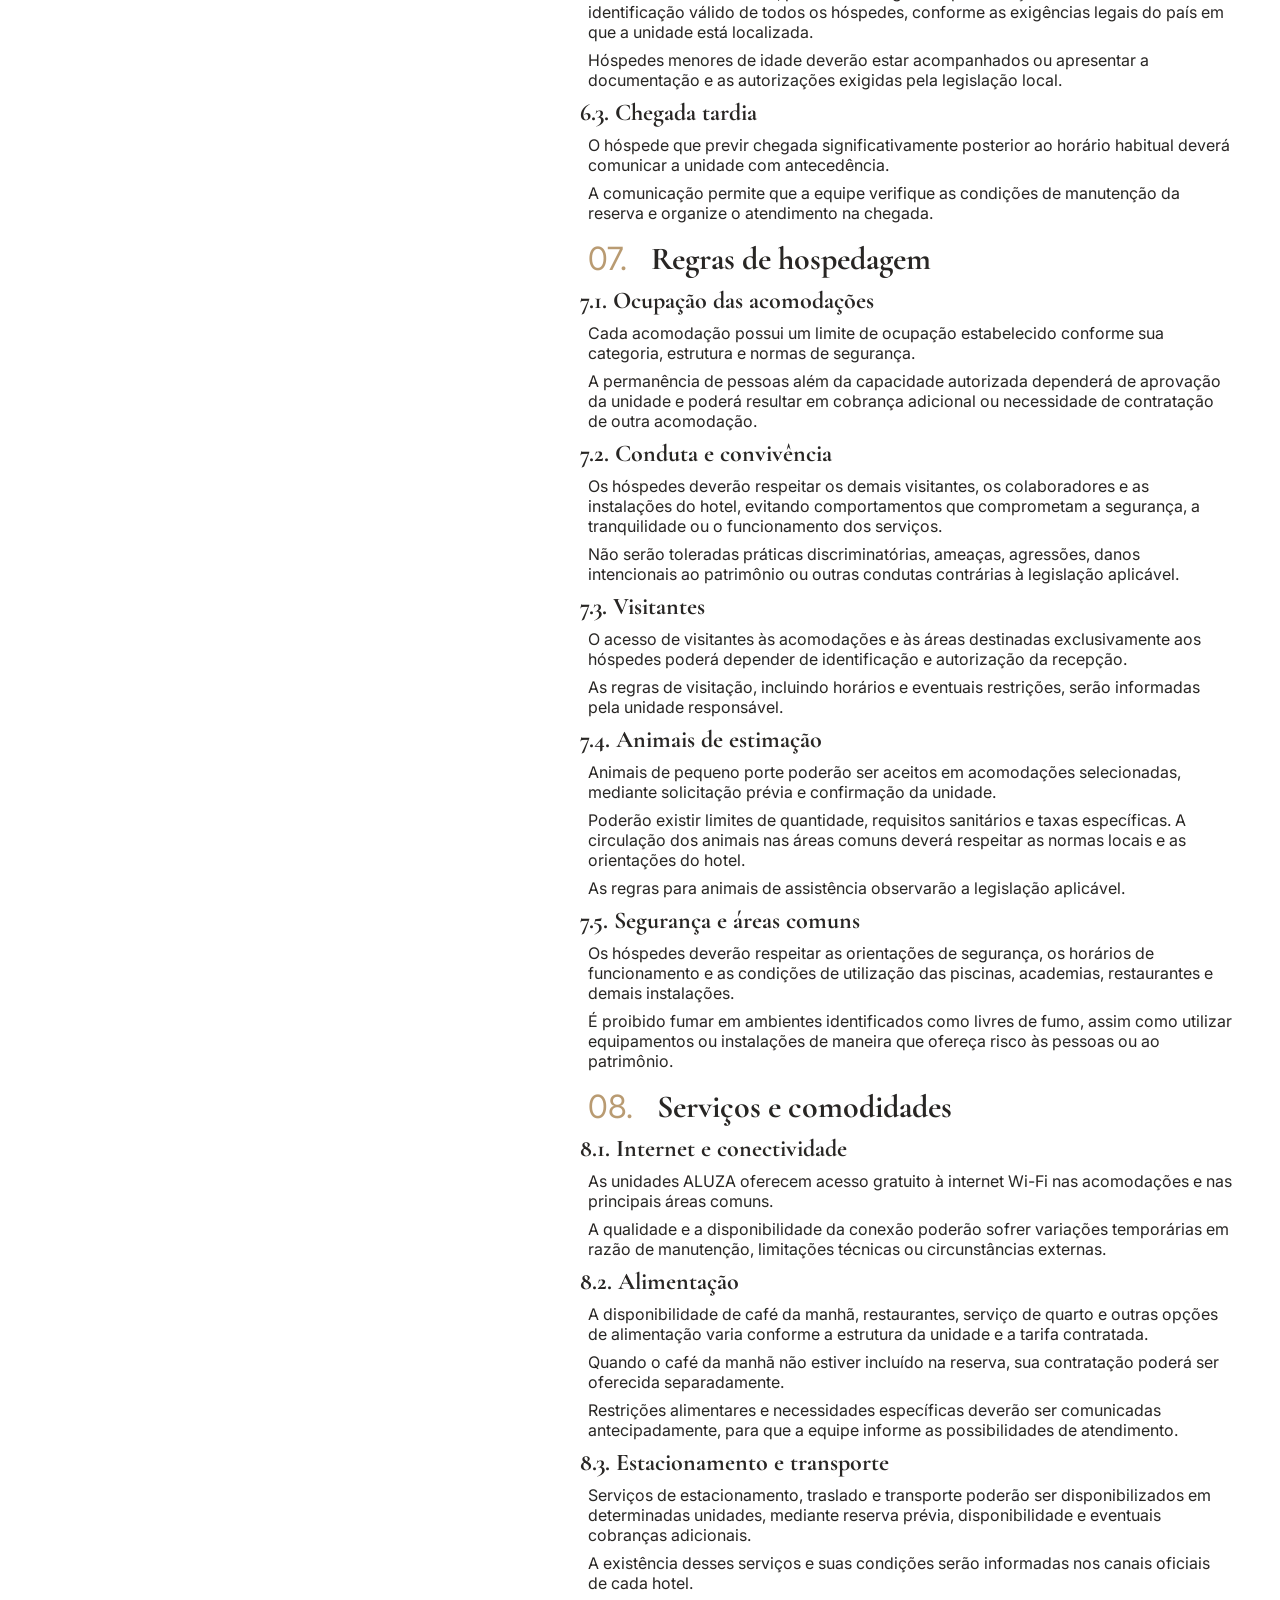
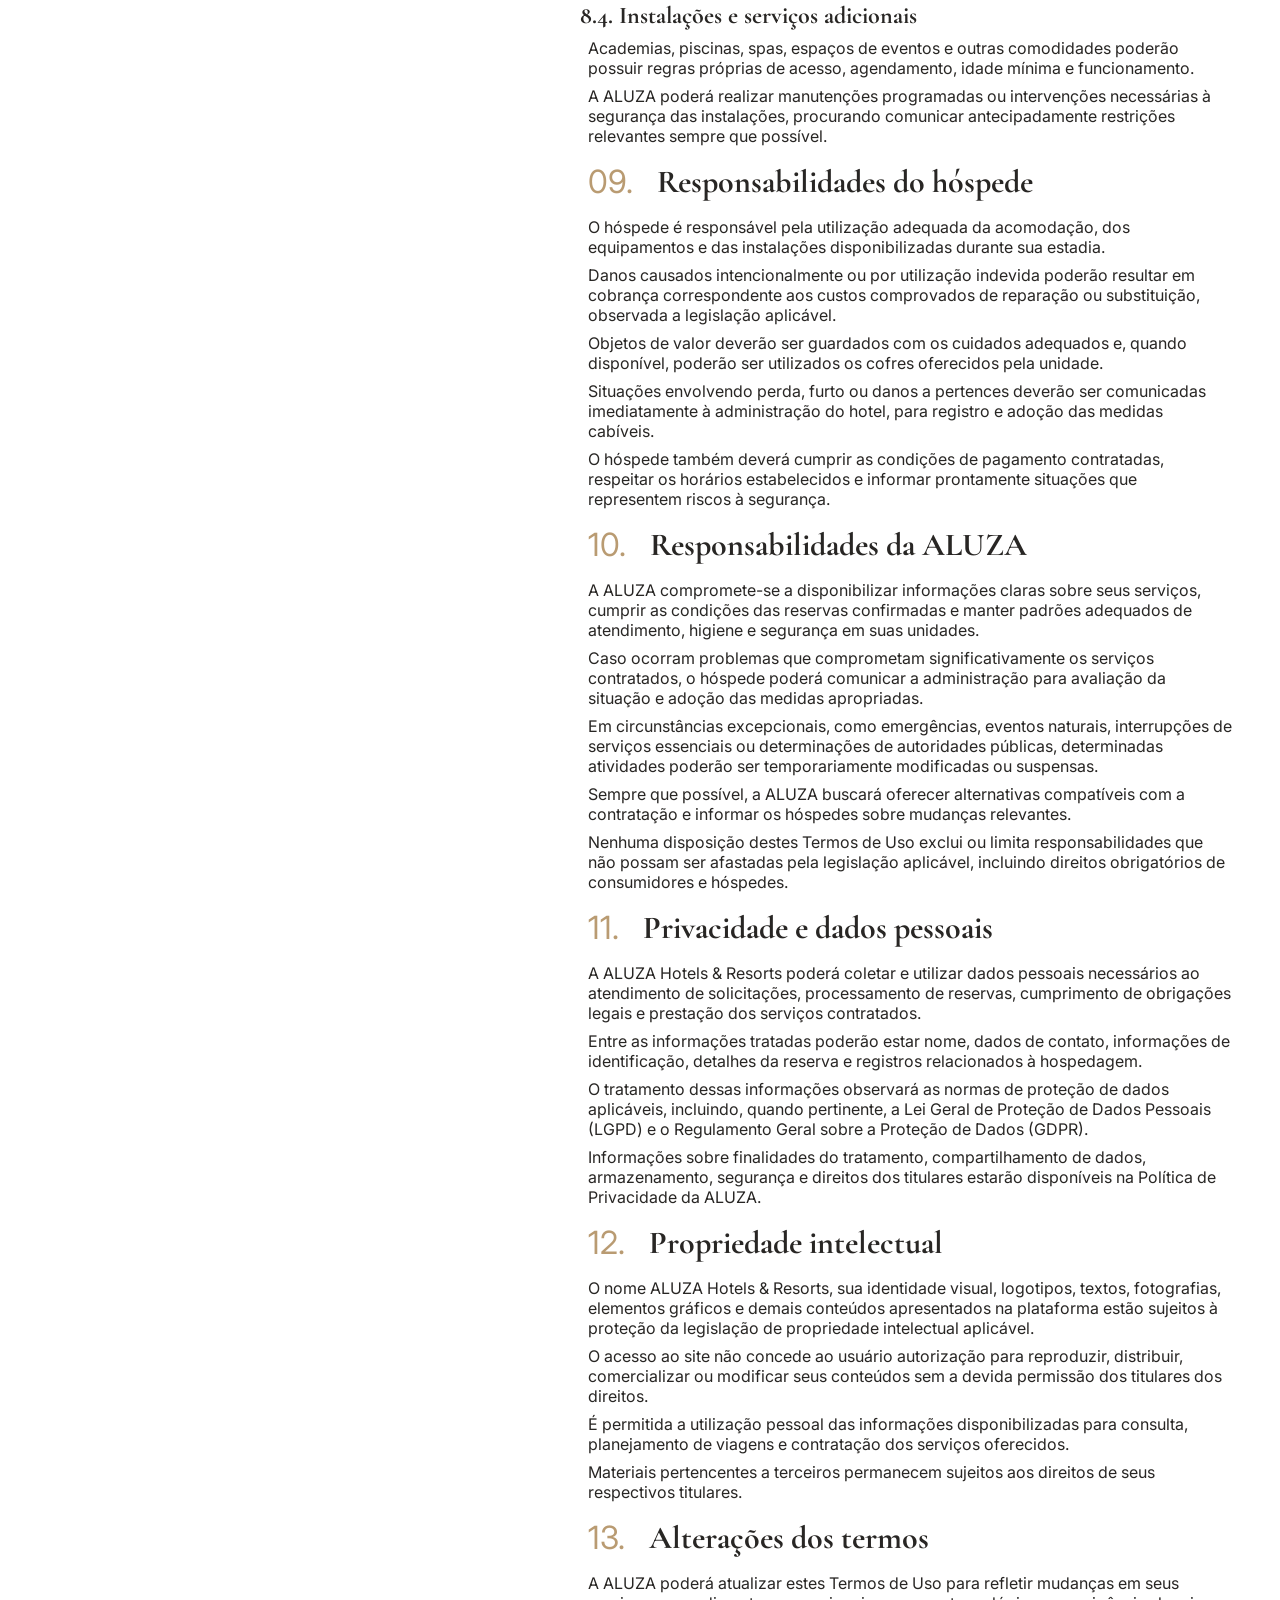
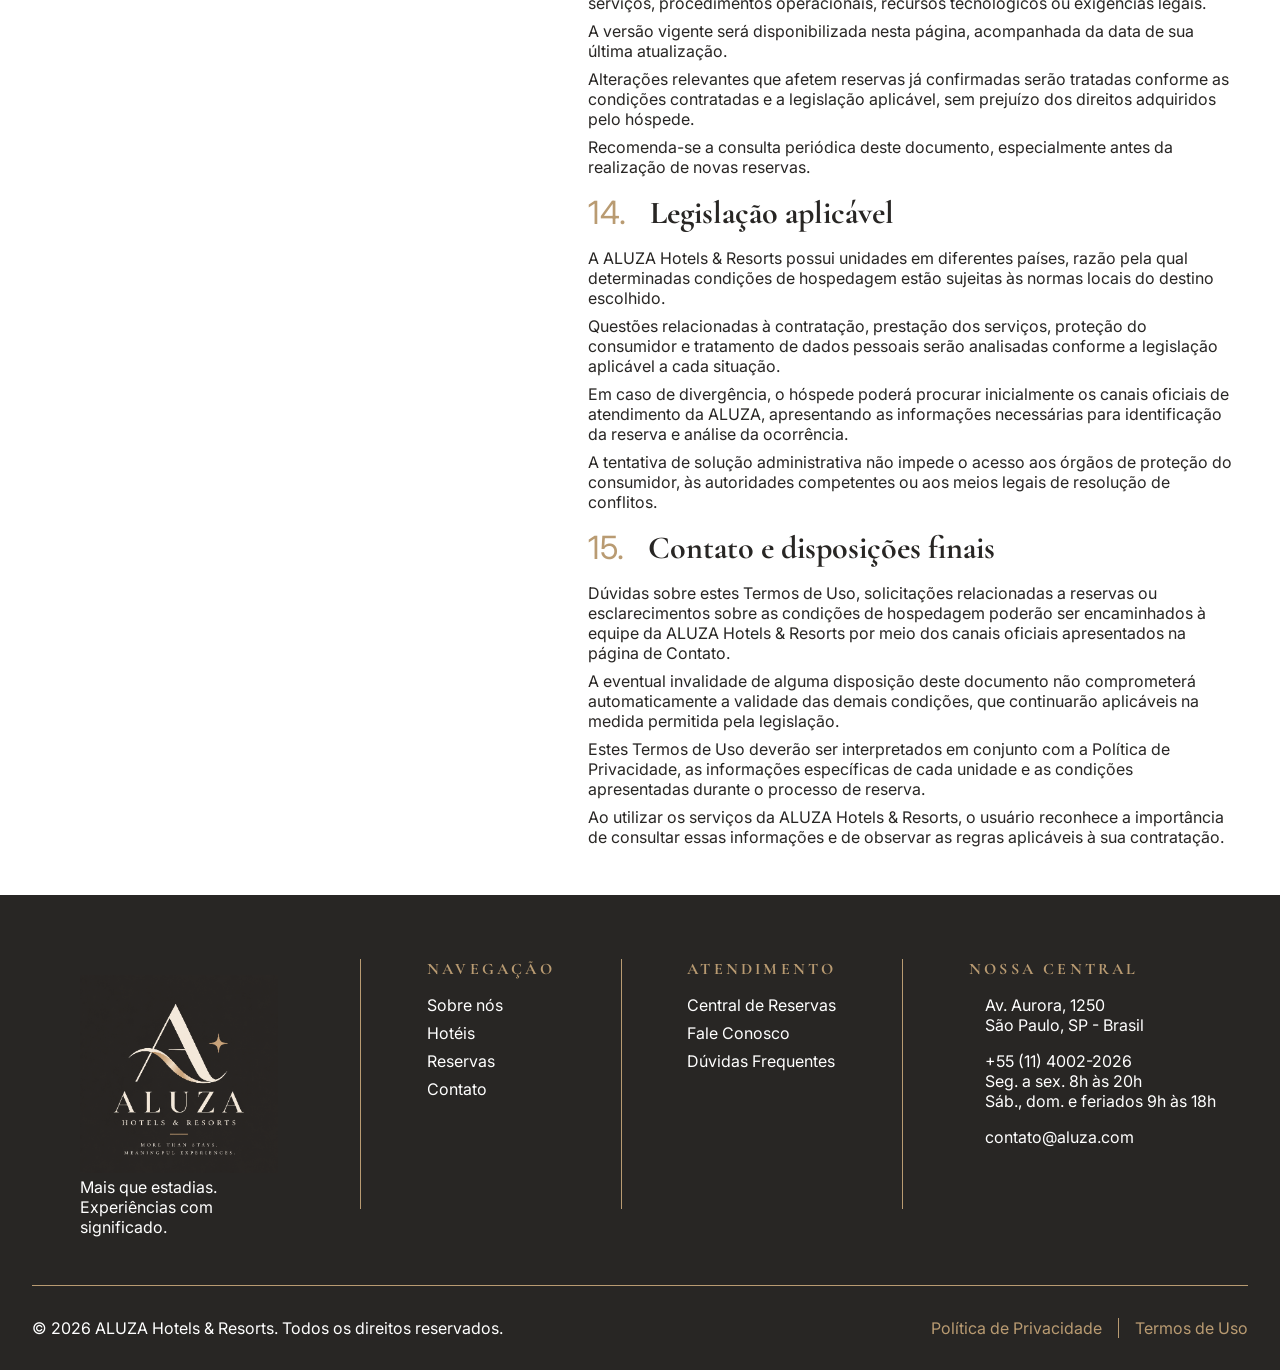
<file: html-files/terms.html>
<!DOCTYPE html>
<html lang="pt-br">
<head>
    <meta charset="UTF-8">
    <meta name="viewport" content="width=device-width, initial-scale=1.0">
    <link rel="stylesheet" href="../css-files/global.css">
    <link rel="stylesheet" href="../css-files/legal.css">
    <link rel="preconnect" href="https://fonts.googleapis.com">
    <link rel="preconnect" href="https://fonts.gstatic.com" crossorigin>
    <link href="https://fonts.googleapis.com/css2?family=Cormorant+Garamond:ital,wght@0,300..700;1,300..700&family=Inter:ital,opsz,wght@0,14..32,100..900;1,14..32,100..900&display=swap" rel="stylesheet">
    <meta property="og:type" content="website">
    <meta property="og:title" content="Termos de Uso | ALUZA">
    <meta property="og:description" content="Consulte os termos e condições que regulamentam a utilização dos serviços e da plataforma ALUZA.">
    <meta property="og:image" content="https://dispositivosetecnologias-commits.github.io/aluza-hotels/images-files/terms-images/og-image.jpg">
    <meta property="og:url" content="https://dispositivosetecnologias-commits.github.io/aluza-hotels/html-files/terms.html">
    <meta property="og:site_name" content="ALUZA Hotels & Resorts">
    <meta property="og:locale" content="pt_BR">
    <meta property="og:image:alt" content="Ambiente sofisticado de um hotel ALUZA Hotels & Resorts">
    <title>Termos de Uso | ALUZA</title>
</head>
<body>
    <header>
        <div class="header">
            <div class="header1">
                <div class="logo">
                    <img src="../images-files/home-images/logo-light2.png" alt="ALUZA Hotels & Resorts">
                </div>
                <div class="menu">
                    <nav>
                        <ul>
                            <li><a href="./about.html">Sobre nós</a></li>
                            <li><a href="../index.html">Hotéis</a></li>
                            <li><a href="./contact.html">Contato</a></li>
                        </ul>
                    </nav>
                    <div class="request-button">
                        <a href="./reservation.html">Reservar →</a>
                    </div>
                </div>
            </div>
        </div>
    </header>
    <main>
        <section class="hero">
            <div class="hero-container">
                <div class="hero-text">
                    <p class="section-label">Informações legais</p>
                    <h1>Termos de Uso</h1>
                    <p>Conheça as condições que regulamentam a utilização do site,
                    os serviços de reserva e hospedagem nas unidades da ALUZA Hotels 
                    & Resorts.</p>
                </div>
                <div class="legal-update">
                    <p>Última atualização:</p>
                    <time datetime="2026-10-20">20 de outubro de 2026.</time>
                </div>
            </div>
        </section>
        <div class="main-content">
            <section class="legal-nav">
                <p class="section-label">Nesta página</p>
                <nav aria-label="Índice de Termos de Uso">
                    <ul>
                        <li>01. <a href="#legal-sec-1">Introdução e aceitação dos termos</a></li>
                        <li>02. <a href="#legal-sec-2">Uso da plataforma</a></li>
                        <li>03. <a href="#legal-sec-3">Reservas e disponibilidade</a></li>
                        <li>04. <a href="#legal-sec-4">Tarifas e pagamentos</a></li>
                        <li>05. <a href="#legal-sec-5">Cancelamentos e reembolsos</a></li>
                        <li>06. <a href="#legal-sec-6">Check-in e check-out</a></li>
                        <li>07. <a href="#legal-sec-7">Regras de hospedagem</a></li>
                        <li>08. <a href="#legal-sec-8">Serviços e comodidades</a></li>
                        <li>09. <a href="#legal-sec-9">Responsabilidades do hóspede</a></li>
                        <li>10. <a href="#legal-sec-10">Responsabilidades da ALUZA</a></li>
                        <li>11. <a href="#legal-sec-11">Privacidade e dados pessoais</a></li>
                        <li>12. <a href="#legal-sec-12">Propriedade intelectual</a></li>
                        <li>13. <a href="#legal-sec-13">Alterações dos termos</a></li>
                        <li>14. <a href="#legal-sec-14">Legislação aplicável</a></li>
                        <li>15. <a href="#legal-sec-15">Contato e disposições finais</a></li>
                    </ul>
                </nav>
            </section>
            <section class="legal-nav-mobile">
                <details>
                    <summary class="section-label">Nesta página</summary>
                        <nav aria-label="Índice de Termos de Uso">
                            <ul>
                                <li>01. <a href="#legal-sec-1">Introdução e aceitação dos termos</a></li>
                                <li>02. <a href="#legal-sec-2">Uso da plataforma</a></li>
                                <li>03. <a href="#legal-sec-3">Reservas e disponibilidade</a></li>
                                <li>04. <a href="#legal-sec-4">Tarifas e pagamentos</a></li>
                                <li>05. <a href="#legal-sec-5">Cancelamentos e reembolsos</a></li>
                                <li>06. <a href="#legal-sec-6">Check-in e check-out</a></li>
                                <li>07. <a href="#legal-sec-7">Regras de hospedagem</a></li>
                                <li>08. <a href="#legal-sec-8">Serviços e comodidades</a></li>
                                <li>09. <a href="#legal-sec-9">Responsabilidades do hóspede</a></li>
                                <li>10. <a href="#legal-sec-10">Responsabilidades da ALUZA</a></li>
                                <li>11. <a href="#legal-sec-11">Privacidade e dados pessoais</a></li>
                                <li>12. <a href="#legal-sec-12">Propriedade intelectual</a></li>
                                <li>13. <a href="#legal-sec-13">Alterações dos termos</a></li>
                                <li>14. <a href="#legal-sec-14">Legislação aplicável</a></li>
                                <li>15. <a href="#legal-sec-15">Contato e disposições finais</a></li>
                            </ul>
                        </nav>
                </details>
            </section>
            <div class="legal-sections">
                <section id="legal-sec-1">
                    <div class="legal-sec-title">
                        <p>01.</p>
                        <h2>Introdução e aceitação dos termos</h2>
                    </div>
                    <div class="legal-sec-text">
                        <p>Os presentes Termos de Uso estabelecem as condições para o acesso 
                        e a utilização do site oficial da ALUZA Hotels & Resorts, bem como as 
                        regras gerais aplicáveis às reservas e aos serviços de hospedagem oferecidos 
                        pela rede.</p>
                        <p>Ao acessar a plataforma, realizar uma reserva ou utilizar os serviços 
                        disponibilizados, o usuário declara estar ciente das condições descritas neste 
                        documento. A contratação de serviços está sujeita, ainda, às informações 
                        apresentadas durante o processo de reserva e às normas aplicáveis à unidade 
                        escolhida.</p>
                        <p>Caso não concorde com alguma das condições estabelecidas, o usuário poderá 
                        deixar de utilizar a plataforma ou solicitar esclarecimentos à equipe de 
                        atendimento antes de efetuar uma contratação.</p>
                    </div>
                </section>
                <section id="legal-sec-2">
                    <div class="legal-sec-title">
                        <p>02.</p>
                        <h2>Uso da plataforma</h2>
                    </div>
                    <div class="legal-sec-text">
                        <p>O site da ALUZA Hotels & Resorts tem como finalidade apresentar informações 
                        sobre as unidades da rede, acomodações, tarifas, serviços disponíveis e 
                        condições de hospedagem, além de permitir a solicitação de reservas e o 
                        contato com a equipe responsável.</p>
                        <p>O usuário compromete-se a fornecer informações verdadeiras, completas e 
                        atualizadas ao preencher formulários ou solicitar serviços. Dados incorretos 
                        ou incompletos poderão comprometer a confirmação de reservas e a comunicação 
                        com o hóspede.</p>
                        <p>É proibida a utilização da plataforma para atividades fraudulentas, tentativas 
                        de acesso não autorizado, distribuição de conteúdos maliciosos, reprodução 
                        indevida de informações ou qualquer prática que comprometa a segurança e o 
                        funcionamento do site.</p>
                        <p>A ALUZA poderá adotar medidas técnicas para proteger a plataforma, incluindo 
                        a restrição de acessos que apresentem indícios de utilização abusiva ou 
                        irregular, respeitada a legislação aplicável.</p>
                    </div>
                </section>
                <section id="legal-sec-3">
                    <div class="legal-sec-title">
                        <p>03.</p>
                        <h2>Reservas e disponibilidade</h2>
                    </div>
                    <div class="legal-sec-text">
                        <h3>3.1. Solicitação e confirmação</h3>
                            <p>As reservas estão sujeitas à disponibilidade das acomodações na unidade 
                            selecionada, considerando as datas de entrada e saída, a categoria do 
                            quarto e o número de hóspedes informado.</p>
                            <p>O envio de uma solicitação não garante, por si só, a disponibilidade da 
                            acomodação. A reserva será considerada confirmada após a conclusão das 
                            etapas exigidas e o envio de uma confirmação oficial pela ALUZA Hotels & Resorts.</p>
                            <p>A confirmação será encaminhada ao endereço de e-mail informado pelo usuário 
                            e apresentará os principais dados da estadia, incluindo unidade, período, 
                            categoria da acomodação e condições contratadas.</p>
                        <h3>3.2. Alterações de reserva</h3>
                            <p>Solicitações de alteração de datas, categoria de acomodação ou quantidade de 
                            hóspedes estarão sujeitas à disponibilidade e às condições da tarifa contratada.</p>
                            <p>Mudanças que resultem em diferença de preço poderão exigir pagamento adicional 
                            ou gerar ajuste no valor da reserva, conforme as condições informadas antes da 
                            confirmação da alteração.</p>
                        <h3>3.3. Informações da reserva</h3>
                            <p>É responsabilidade do usuário verificar os dados apresentados antes de concluir a 
                            solicitação e conferir as informações recebidas na confirmação.</p>
                            <p>Eventuais divergências deverão ser comunicadas à equipe de atendimento assim que 
                            identificadas, para que seja possível avaliar a necessidade de correção.</p>
                    </div>
                </section>
                <section id="legal-sec-4">
                    <div class="legal-sec-title">
                        <p>04.</p>
                        <h2>Tarifas e pagamentos</h2>
                    </div>
                    <div class="legal-sec-text">
                        <h3>4.1. Valores e moedas</h3>
                            <p>As tarifas apresentadas no site poderão variar de acordo com a unidade, o 
                            período da hospedagem, a categoria da acomodação, a disponibilidade e as 
                            condições comerciais vigentes.</p>
                            <p>Os valores serão exibidos na moeda indicada durante o processo de reserva. 
                            Em transações internacionais, a instituição financeira responsável pelo 
                            pagamento poderá aplicar conversões cambiais e encargos próprios.</p>
                        <h3>4.2. Impostos e taxas</h3>
                            <p>Impostos, taxas obrigatórias e eventuais cobranças adicionais serão informados 
                            durante a contratação, conforme a legislação e as regras aplicáveis à unidade 
                            escolhida.</p>
                            <p>Serviços opcionais não incluídos na tarifa, como determinadas refeições, 
                            transporte, estacionamento ou experiências adicionais, poderão ser cobrados 
                            separadamente, mediante informação prévia ao hóspede.</p>
                        <h3>4.3. Formas de pagamento</h3>
                            <p>A ALUZA aceita os principais cartões de crédito, observadas as opções disponibilizadas 
                            no momento da reserva. Outras formas de pagamento poderão ser oferecidas conforme a unidade 
                            e o país de contratação.</p>
                            <p>Determinadas tarifas poderão exigir pagamento antecipado, enquanto outras permitirão o pagamento 
                            na chegada ou durante a hospedagem. A condição aplicável será apresentada antes da confirmação da reserva.</p>
                        <h3>4.4. Segurança das transações</h3>
                            <p>As informações de pagamento deverão ser fornecidas exclusivamente pelos canais oficiais indicados pela 
                            ALUZA.</p>
                            <p>A rede não solicita senhas bancárias, códigos de autenticação ou informações confidenciais de acesso a 
                            contas financeiras por e-mail ou mensagens informais.</p>
                    </div>
                </section>
                <section id="legal-sec-5">
                    <div class="legal-sec-title">
                        <p>05.</p>
                        <h2>Cancelamentos e reembolsos</h2>
                    </div>
                    <div class="legal-sec-text">
                        <h3>5.1. Cancelamento gratuito</h3>
                            <p>Como regra geral da rede, reservas realizadas sob a tarifa padrão poderão ser canceladas 
                            gratuitamente até 48 horas antes do horário previsto para o check-in.</p>
                            <p>O cancelamento deverá ser solicitado por um dos canais oficiais de atendimento e estará 
                            sujeito à confirmação de recebimento.</p>
                        <h3>5.2. Cancelamento fora do prazo</h3>
                            <p>Cancelamentos solicitados após o prazo de 48 horas poderão resultar na cobrança de uma 
                            penalidade equivalente à primeira diária da reserva.</p>
                            <p>Condições diferentes poderão ser aplicadas a tarifas promocionais, pacotes especiais e 
                            reservas de grupos, desde que apresentadas ao usuário antes da contratação.</p>
                        <h3>5.3. Não comparecimento</h3>
                            <p>Caso o hóspede não compareça na data prevista e não comunique previamente a situação, a 
                            reserva poderá ser classificada como não comparecimento.</p>
                            <p>Nessas circunstâncias, poderá ser aplicada a cobrança prevista nas condições da tarifa 
                            contratada, e a acomodação poderá deixar de permanecer reservada para as noites seguintes.</p>
                        <h3>5.4. Reembolsos</h3>
                            <p>Quando houver direito a reembolso, a devolução será solicitada pelo mesmo meio de pagamento 
                            utilizado na contratação, sempre que tecnicamente possível.</p>
                            <p>O prazo para disponibilização dos valores poderá variar conforme a instituição financeira, 
                            a modalidade de pagamento e as regras locais.</p>
                            <p>As condições desta seção não afastam direitos de cancelamento, reembolso ou outras garantias asseguradas 
                            pela legislação aplicável.</p>
                    </div>
                </section>
                <section id="legal-sec-6">
                    <div class="legal-sec-title">
                        <p>06.</p>
                        <h2>Check-in e check-out</h2>
                    </div>
                    <div class="legal-sec-text">
                        <h3>6.1. Horários</h3>
                            <p>O horário padrão de check-in nas unidades ALUZA é a partir das 15h, enquanto o check-out deverá ser 
                            realizado até as 12h do dia previsto para a saída.</p>
                            <p>A entrada antecipada e a saída tardia poderão ser autorizadas mediante disponibilidade e, quando 
                            aplicável, cobrança adicional previamente informada.</p>
                        <h3>6.2. Identificação dos hóspedes</h3>
                            <p>No momento do check-in, poderá ser exigida a apresentação de documento de identificação válido de 
                            todos os hóspedes, conforme as exigências legais do país em que a unidade está localizada.</p>
                            <p>Hóspedes menores de idade deverão estar acompanhados ou apresentar a documentação e as autorizações 
                            exigidas pela legislação local.</p>
                        <h3>6.3. Chegada tardia</h3>
                            <p>O hóspede que previr chegada significativamente posterior ao horário habitual deverá comunicar a 
                            unidade com antecedência.</p>
                            <p>A comunicação permite que a equipe verifique as condições de manutenção da reserva e organize o 
                            atendimento na chegada.</p>
                    </div>
                </section>
                <section id="legal-sec-7">
                    <div class="legal-sec-title">
                        <p>07.</p>
                        <h2>Regras de hospedagem</h2>
                    </div>
                    <div class="legal-sec-text">
                        <h3>7.1. Ocupação das acomodações</h3>
                            <p>Cada acomodação possui um limite de ocupação estabelecido conforme sua categoria, estrutura e normas 
                            de segurança.</p>
                            <p>A permanência de pessoas além da capacidade autorizada dependerá de aprovação da unidade e poderá 
                            resultar em cobrança adicional ou necessidade de contratação de outra acomodação.</p>
                        <h3>7.2. Conduta e convivência</h3>
                            <p>Os hóspedes deverão respeitar os demais visitantes, os colaboradores e as instalações do hotel, 
                            evitando comportamentos que comprometam a segurança, a tranquilidade ou o funcionamento dos serviços.</p>
                            <p>Não serão toleradas práticas discriminatórias, ameaças, agressões, danos intencionais ao patrimônio 
                            ou outras condutas contrárias à legislação aplicável.</p>
                        <h3>7.3. Visitantes</h3>
                            <p>O acesso de visitantes às acomodações e às áreas destinadas exclusivamente aos hóspedes poderá 
                            depender de identificação e autorização da recepção.</p>
                            <p>As regras de visitação, incluindo horários e eventuais restrições, serão informadas pela unidade 
                            responsável.</p>
                        <h3>7.4. Animais de estimação</h3>
                            <p>Animais de pequeno porte poderão ser aceitos em acomodações selecionadas, mediante solicitação prévia e 
                            confirmação da unidade.</p>
                            <p>Poderão existir limites de quantidade, requisitos sanitários e taxas específicas. A circulação dos 
                            animais nas áreas comuns deverá respeitar as normas locais e as orientações do hotel.</p>
                            <p>As regras para animais de assistência observarão a legislação aplicável.</p>
                        <h3>7.5. Segurança e áreas comuns</h3>
                            <p>Os hóspedes deverão respeitar as orientações de segurança, os horários de funcionamento e as condições 
                            de utilização das piscinas, academias, restaurantes e demais instalações.</p>
                            <p>É proibido fumar em ambientes identificados como livres de fumo, assim como utilizar equipamentos ou 
                            instalações de maneira que ofereça risco às pessoas ou ao patrimônio.</p>
                    </div>
                </section>
                <section id="legal-sec-8">
                    <div class="legal-sec-title">
                        <p>08.</p>
                        <h2>Serviços e comodidades</h2>
                    </div>
                    <div class="legal-sec-text">
                        <h3>8.1. Internet e conectividade</h3>
                            <p>As unidades ALUZA oferecem acesso gratuito à internet Wi-Fi nas acomodações e nas principais áreas 
                            comuns.</p>
                            <p>A qualidade e a disponibilidade da conexão poderão sofrer variações temporárias em razão de manutenção, 
                            limitações técnicas ou circunstâncias externas.</p>
                        <h3>8.2. Alimentação</h3>
                            <p>A disponibilidade de café da manhã, restaurantes, serviço de quarto e outras opções de alimentação 
                            varia conforme a estrutura da unidade e a tarifa contratada.</p>
                            <p>Quando o café da manhã não estiver incluído na reserva, sua contratação poderá ser oferecida 
                            separadamente.</p>
                            <p>Restrições alimentares e necessidades específicas deverão ser comunicadas antecipadamente, para que 
                            a equipe informe as possibilidades de atendimento.</p>
                        <h3>8.3. Estacionamento e transporte</h3>
                            <p>Serviços de estacionamento, traslado e transporte poderão ser disponibilizados em determinadas 
                            unidades, mediante reserva prévia, disponibilidade e eventuais cobranças adicionais.</p>
                            <p>A existência desses serviços e suas condições serão informadas nos canais oficiais de cada hotel.</p>
                        <h3>8.4. Instalações e serviços adicionais</h3>
                            <p>Academias, piscinas, spas, espaços de eventos e outras comodidades poderão possuir regras próprias 
                            de acesso, agendamento, idade mínima e funcionamento.</p>
                            <p>A ALUZA poderá realizar manutenções programadas ou intervenções necessárias à segurança das instalações, 
                            procurando comunicar antecipadamente restrições relevantes sempre que possível.</p>
                    </div>
                </section>
                <section id="legal-sec-9">
                    <div class="legal-sec-title">
                        <p>09.</p>
                        <h2>Responsabilidades do hóspede</h2>
                    </div>
                    <div class="legal-sec-text">
                        <p>O hóspede é responsável pela utilização adequada da acomodação, dos equipamentos e das instalações 
                        disponibilizadas durante sua estadia.</p>
                        <p>Danos causados intencionalmente ou por utilização indevida poderão resultar em cobrança correspondente aos 
                        custos comprovados de reparação ou substituição, observada a legislação aplicável.</p>
                        <p>Objetos de valor deverão ser guardados com os cuidados adequados e, quando disponível, poderão ser 
                        utilizados os cofres oferecidos pela unidade.</p>
                        <p>Situações envolvendo perda, furto ou danos a pertences deverão ser comunicadas imediatamente à administração 
                        do hotel, para registro e adoção das medidas cabíveis.</p>
                        <p>O hóspede também deverá cumprir as condições de pagamento contratadas, respeitar os horários estabelecidos e 
                        informar prontamente situações que representem riscos à segurança.</p>
                    </div>
                </section>
                <section id="legal-sec-10">
                    <div class="legal-sec-title">
                        <p>10.</p>
                        <h2>Responsabilidades da ALUZA</h2>
                    </div>
                    <div class="legal-sec-text">
                        <p>A ALUZA compromete-se a disponibilizar informações claras sobre seus serviços, cumprir as condições das 
                        reservas confirmadas e manter padrões adequados de atendimento, higiene e segurança em suas unidades.</p>
                        <p>Caso ocorram problemas que comprometam significativamente os serviços contratados, o hóspede poderá 
                        comunicar a administração para avaliação da situação e adoção das medidas apropriadas.</p>
                        <p>Em circunstâncias excepcionais, como emergências, eventos naturais, interrupções de serviços essenciais 
                        ou determinações de autoridades públicas, determinadas atividades poderão ser temporariamente modificadas 
                        ou suspensas.</p>
                        <p>Sempre que possível, a ALUZA buscará oferecer alternativas compatíveis com a contratação e informar os 
                        hóspedes sobre mudanças relevantes.</p>
                        <p>Nenhuma disposição destes Termos de Uso exclui ou limita responsabilidades que não possam ser afastadas 
                        pela legislação aplicável, incluindo direitos obrigatórios de consumidores e hóspedes.</p>
                    </div>
                </section>
                <section id="legal-sec-11">
                    <div class="legal-sec-title">
                        <p>11.</p>
                        <h2>Privacidade e dados pessoais</h2>
                    </div>
                    <div class="legal-sec-text">
                        <p>A ALUZA Hotels & Resorts poderá coletar e utilizar dados pessoais necessários ao atendimento de 
                        solicitações, processamento de reservas, cumprimento de obrigações legais e prestação dos serviços 
                        contratados.</p>
                        <p>Entre as informações tratadas poderão estar nome, dados de contato, informações de identificação, detalhes 
                        da reserva e registros relacionados à hospedagem.</p>
                        <p>O tratamento dessas informações observará as normas de proteção de dados aplicáveis, incluindo, quando 
                        pertinente, a Lei Geral de Proteção de Dados Pessoais (LGPD) e o Regulamento Geral sobre a Proteção de Dados (GDPR).</p>
                        <p>Informações sobre finalidades do tratamento, compartilhamento de dados, armazenamento, segurança e direitos 
                        dos titulares estarão disponíveis na Política de Privacidade da ALUZA.</p>
                    </div>
                </section>
                <section id="legal-sec-12">
                    <div class="legal-sec-title">
                        <p>12.</p>
                        <h2>Propriedade intelectual</h2>
                    </div>
                    <div class="legal-sec-text">
                        <p>O nome ALUZA Hotels & Resorts, sua identidade visual, logotipos, textos, fotografias, elementos gráficos e 
                        demais conteúdos apresentados na plataforma estão sujeitos à proteção da legislação de propriedade 
                        intelectual aplicável.</p>
                        <p>O acesso ao site não concede ao usuário autorização para reproduzir, distribuir, comercializar ou modificar 
                        seus conteúdos sem a devida permissão dos titulares dos direitos.</p>
                        <p>É permitida a utilização pessoal das informações disponibilizadas para consulta, planejamento de viagens 
                        e contratação dos serviços oferecidos.</p>
                        <p>Materiais pertencentes a terceiros permanecem sujeitos aos direitos de seus respectivos titulares.</p>
                    </div>
                </section>
                <section id="legal-sec-13">
                    <div class="legal-sec-title">
                        <p>13.</p>
                        <h2>Alterações dos termos</h2>
                    </div>
                    <div class="legal-sec-text">
                        <p>A ALUZA poderá atualizar estes Termos de Uso para refletir mudanças em seus serviços, procedimentos 
                        operacionais, recursos tecnológicos ou exigências legais.</p>
                        <p>A versão vigente será disponibilizada nesta página, acompanhada da data de sua última atualização.</p>
                        <p>Alterações relevantes que afetem reservas já confirmadas serão tratadas conforme as condições contratadas 
                        e a legislação aplicável, sem prejuízo dos direitos adquiridos pelo hóspede.</p>
                        <p>Recomenda-se a consulta periódica deste documento, especialmente antes da realização de novas reservas.</p>
                    </div>
                </section>
                <section id="legal-sec-14">
                    <div class="legal-sec-title">
                        <p>14.</p>
                        <h2>Legislação aplicável</h2>
                    </div>
                    <div class="legal-sec-text">
                        <p>A ALUZA Hotels & Resorts possui unidades em diferentes países, razão pela qual determinadas condições de 
                        hospedagem estão sujeitas às normas locais do destino escolhido.</p>
                        <p>Questões relacionadas à contratação, prestação dos serviços, proteção do consumidor e tratamento de dados 
                        pessoais serão analisadas conforme a legislação aplicável a cada situação.</p>
                        <p>Em caso de divergência, o hóspede poderá procurar inicialmente os canais oficiais de atendimento da ALUZA, 
                        apresentando as informações necessárias para identificação da reserva e análise da ocorrência.</p>
                        <p>A tentativa de solução administrativa não impede o acesso aos órgãos de proteção do consumidor, às 
                        autoridades competentes ou aos meios legais de resolução de conflitos.</p>
                    </div>
                </section>
                <section id="legal-sec-15">
                    <div class="legal-sec-title">
                        <p>15.</p>
                        <h2>Contato e disposições finais</h2>
                    </div>
                    <div class="legal-sec-text">
                        <p>Dúvidas sobre estes Termos de Uso, solicitações relacionadas a reservas ou esclarecimentos sobre as 
                        condições de hospedagem poderão ser encaminhados à equipe da ALUZA Hotels & Resorts por meio dos canais 
                        oficiais apresentados na página de Contato.</p>
                        <p>A eventual invalidade de alguma disposição deste documento não comprometerá automaticamente a validade 
                        das demais condições, que continuarão aplicáveis na medida permitida pela legislação.</p>
                        <p>Estes Termos de Uso deverão ser interpretados em conjunto com a Política de Privacidade, as informações 
                        específicas de cada unidade e as condições apresentadas durante o processo de reserva.</p>
                        <p>Ao utilizar os serviços da ALUZA Hotels & Resorts, o usuário reconhece a importância de consultar essas 
                        informações e de observar as regras aplicáveis à sua contratação.</p>
                    </div>
                </section>
            </div>
        </div>
    </main>
    <footer>
         <div class="footer-container">
            <div class="footer-top">
                <div class="footer-logo">
                    <div class="logo-image">
                        <img src="../images-files/home-images/logo-dark.png" alt="Aluza Hotels & Resorts">
                    </div>
                    <div class="logo-text">
                    <p>Mais que estadias.</p>
                    <p>Experiências com significado.</p>
                    </div>
                </div>
                <div class="vertical-row"></div>
                <div class="footer-nav">
                    <h3>Navegação</h3>
                    <ul>
                        <li><a href="./about.html">Sobre nós</a></li>
                        <li><a href="../index.html">Hotéis</a></li>
                        <li><a href="./reservation.html">Reservas</a></li>
                        <li><a href="./contact.html">Contato</a></li>
                    </ul>
                </div>
                <div class="vertical-row"></div>
                <div class="footer-service">
                    <h3>Atendimento</h3>
                    <ul>
                        <li><a href="./reservation.html">Central de Reservas</a></li>
                        <li><a href="./contact.html">Fale Conosco</a></li>
                        <li><a href="./faq.html">Dúvidas Frequentes</a></li>
                    </ul>
                </div>
                <div class="vertical-row"></div>
                <div class="footer-center">
                    <h3>Nossa central</h3>
                    <div class="center-address">
                        <div class="footer-icon">
                            <i class="fa-solid fa-location-dot icon"></i>
                        </div> 
                        <div class="address-p">
                            <p>Av. Aurora, 1250</p>
                            <p>São Paulo, SP - Brasil</p>
                        </div>
                    </div>
                    <div class="center-cellphone">
                        <div class="footer-icon">
                            <i class="fa-solid fa-phone icon"></i>
                        </div>
                        <div class="cellphone-block">
                            <a href="tel:+551140022026">+55 (11) 4002-2026</a> 
                            <p>Seg. a sex. 8h às 20h</p>  
                            <p>Sáb., dom. e feriados 9h às 18h</p>
                        </div>
                    </div>
                    <div class="center-email">
                        <div class="footer-icon">
                            <i class="fa-solid fa-envelope icon"></i>
                        </div>        
                        <a href="mailto:contato@aluza.com">contato@aluza.com</a>        
                    </div>      
                </div>
            </div>
            <div class="footer-bottom">
                <div class="copyright-text">
                    <p>© 2026 ALUZA Hotels & Resorts. Todos os direitos reservados.</p>
                </div>
                <div class="terms-privacy">
                    <a href="./privacy.html">Política de Privacidade</a>
                    <a href="./terms.html">Termos de Uso</a>
                </div>
            </div>
        </div>
    </footer>
</body>
</html>
</file>
<file: css-files/global.css>
* {
    margin:0px;
    padding:0px;
    box-sizing:border-box;
}
body {
    background-color: var(--white);
}
:root {
    --title-font: 'Cormorant Garamond', serif;
    --text-font: 'Inter', sans-serif;
    --petrol-blue: #234A4A;
    --white: #ffffff;
    --cream:#F5F0E7;
    --champagne: #B99B72;
    --charcoal: #282624;
    --divider: #DED5CA;
    --title: 3rem;
    --subtitle: 2rem;
    --small-text: 1rem;
}
h1 {
    font-size:var(--title);
}
h2 {
    font-size:var(--subtitle);
}
h3, p, a {
    font-size:var(--small-text);
}
h1, h2, h3 {
    font-family:var(--title-font);
}
p, a {
    font-family:var(--text-font);
}
h1, h2, h3, p, a {
    color:var(--charcoal);
}
a {
    text-decoration:none;
}
/* SUBTITLE CONFIG */
.section-label {
    color:var(--champagne);
    text-transform:uppercase;
    letter-spacing:0.2rem;
}
/* HEADER */
.header .header1 {
    display:flex;
    width:100%;
    border-bottom:1.5px solid var(--divider);
}
.logo img {
    width:100%;
    height:6vh;
}
.menu {
    position:relative;
    display:flex;
    width:100%;
    height:6vh;
    align-items:center;
    justify-content:start;
    background-color:var(--white);
}
.menu nav ul {
    list-style:none;
    display:flex;
    justify-content:space-between;
    gap:5vw;
}
.menu nav, .request-button{
    padding:1rem;
}
.menu .request-button {
    position:absolute;
    right:0;
}
.request-button a{
    padding:0.5rem;
    border:1px solid var(--charcoal);
    border-radius:5px;
    text-transform:uppercase;
    font-size:0.7rem;
    letter-spacing:0.05rem;
}
.menu a:hover, .request-button a:hover {
    color:var(--champagne);
    border-color:var(--champagne);
}
/* FOOTER */
.footer-container {
    width:100%;
    display:flex;
    flex-direction:column;
    background:var(--charcoal);
    color:var(--white);
    padding:2rem;
    gap:2rem;
}
.footer-top {
    border-bottom:1px solid var(--champagne);
    display:flex;
    justify-content:space-between;
    padding:2rem;
}
.footer-logo {
    display:flex;
    flex-direction:column;
    align-items:center;
    padding:1rem;
    width:20%;
}
.footer-logo img {
    width:100%;
}
.footer-container p {
    color:var(--white);
}
.footer-top h3 {
    color:var(--champagne);
    text-transform:uppercase;
    letter-spacing:0.2rem;
}
.vertical-row {
    width:1px;
    height:250px;
    background:var(--champagne);
}
.footer-nav, .footer-service, .footer-center {
    display:flex;
    flex-direction:column;
    gap:1rem;
}
.footer-top ul {
    list-style:none;
    display:flex;
    flex-direction:column;
    gap:0.5rem;
}
.footer-top a {
    color:var(--white);
}
.footer-top a:hover {
    color:var(--champagne);
}
.center-address, .center-cellphone, .center-email{
    display:flex;
    gap:1rem;
}
.footer-icon .icon {
    font-size:1.7rem;
    color:var(--champagne);
}
.footer-bottom {
    display:flex;
    justify-content:space-between;
}
.footer-bottom a {
    color:var(--champagne);
}
.footer-bottom .terms-privacy {
    display:flex;
    gap:1rem;
}
.terms-privacy a:first-child {
    border-right:1px solid var(--champagne);
    padding-right:1rem;
}
.terms-privacy a:hover {
    color:var(--white);
}
@media (max-width:1024px) {
    :root {
        --title: 2rem;
        --subtitle:1.7rem;
    }
    .footer-container {
        padding:0.5rem;
    }
    .footer-container .vertical-row {
        height:200px;
    }
    .footer-nav, .footer-service, .footer-center {
        padding:0.7rem;
    }
}
@media (max-width:768px) {
    :root {
        --title: 1.7rem;
        --subtitle:1.4rem;
        --small-text:0.85rem;
    }
    .footer-top {
        flex-direction:column;
        padding:1rem;
    }
    .vertical-row {
        display:none;
    }
    .footer-nav, .footer-service, .footer-center {
        border-top:1px solid var(--champagne);
        padding:1rem 0px 1rem 0px;
    }
    .footer-logo {
        margin:auto;
        flex-direction:row;
        width:80%;
        gap:1rem;
    }
    .footer-logo img {
        width:40%;
    }
    .footer-container p, .footer-container a {
        font-size:0.8rem;
    }
    .logo-text {
        text-align:center;
    }
}
@media (max-width:500px) {
    :root {
        --title: 1.5rem;
    }
    .header1 .logo {
        width:50%;
    }
    .menu .request-button{
        display:none;
    }
    .footer-container {
        padding:1rem;
    }
    .footer-logo {
        width:50%;
    }
    .footer-logo img {
        width:100%;
    }
    .footer-top .footer-logo p {
        display:none;
    }
}
</file>
<file: css-files/faq.css>
/* SECTION 1 */
.banner-container {
    width:100%;
    background:
    linear-gradient(to right, rgba(0, 0, 0, 0.8), transparent 50%),
    url(../images-files/faq-images/img1.png) center/cover;
    padding:2.5rem;
}
.banner-container .banner-text {
    display:flex;
    flex-direction:column;
    gap:1.25rem;
    width:50%;
    text-shadow:1px 1px 2px #000000;
}
.banner-text h1, .banner-text p {
    color:var(--white);
}
/* QUESTIONS SECTIONS */
.container-template {
    display:flex;
    justify-content:space-between;
    width:100%;
    padding:2.5rem;
    border-bottom:2px solid var(--divider);
    align-items:center;
}
.container-template .text {
    display:flex;
    flex-direction:column;
    border-right:1px solid var(--divider);
    gap:1rem;
    width:45%;
    padding-right:2rem;
}
.container-template .questions {
    width:50%;
    display:flex;
    flex-direction:column;
}
.container-template h2 {
    font-weight:normal;
}
.container-template details {
    border-bottom:1px solid var(--divider);
    padding:1rem;
    color:var(--charcoal);
    font-size:var(--small-text);
    font-family:var(--text-font);
    
}
.container-template summary {
    list-style:none;
    display:flex;
    justify-content:space-between;
    cursor:pointer;
}
.container-template summary::-webkit-details-marker { 
    display:none; 
}
.container-template summary::after {
    content:"〉";
    font-size:var(--small-text);
    flex-shrink:0;
}
.container-template details[open] summary::after {
    transform:rotate(90deg);
}
.container-template details p {
    color:var(--champagne);
}
/* CTA SECTION */ 
.cta-container {
    display:flex;
    background:
    linear-gradient(to left, rgba(0, 0, 0, 0.8), transparent 50%),
    url(../images-files/faq-images/img2.png) center/cover;
    padding:2.5rem;
    justify-content:space-between;
    align-items:center;
}
.cta-container .text {
    display:flex;
    flex-direction:column;
    gap:1rem;
    width:40%;
}
.cta-container .text .section-label {
    color:var(--charcoal);
}
.cta-container .request-button a {
    color:var(--white);
    border-color:var(--white);
    text-shadow:1px 1px 2px #000000;
}
.cta-container .request-button a:hover {
    color:var(--champagne);
    border-color:var(--champagne);
}
/* MEDIA QUERY */
@media (max-width:768px) {
    :root {
        --title: 1.7rem;
        --subtitle:1.4rem;
        --small-text:0.85rem;
    }
    .banner-container {
        background:
        linear-gradient(to right, rgba(0, 0, 0, 0.8), transparent 50%),
        linear-gradient(to left, rgba(0, 0, 0, 0.8), transparent 50%),
        url(../images-files/faq-images/img1.png) center/cover;
    }
    .banner-container .banner-text {
        width:100%;
    }
    .container-template {
        flex-direction:column;
        gap:2rem;
        padding:1.2rem;
    }
    .container-template .text, .container-template .questions {
        width:100%;
    }
    .container-template .text {
        border-right:none;
        border-bottom:1px solid var(--divider);
        padding-bottom:1.5rem;
        padding-right:0px;
    }
    .cta-container {
        flex-direction:column;
        background:
        linear-gradient(to left, var(--white), transparent 50%),
        url(../images-files/faq-images/img2.png) center/cover;
        gap:1rem;
    }
    .cta-container .text, .cta-container .request-button {
        width:100%;
    }
    .cta-container .request-button {
        padding:0;
    }
    .cta-container .request-button a {
        color:var(--charcoal);
        border-color:var(--charcoal);
        text-shadow:none;
    }
    .cta-container .request-button a:hover {
        color:var(--white);
        border-color:var(--white);
    }
}
@media (max-width:500px) {
    .banner-container, .cta-container {
        text-align:center;
    }
    .banner-container h1::after {
        margin:1.25rem auto;
    }
    .container-template {
        padding:1rem;
    }
}
</file>
<file: css-files/legal.css>
/* HERO SECTION */ 
.hero-container {
    display:flex;
    padding:2.5rem;
    justify-content:space-between;
    align-items:center;
    border-bottom:2px solid var(--divider);
}
.hero-text {
    display:flex;
    flex-direction:column;
    gap:1rem;
    width:50%;
}
.legal-update time {
    font-size:var(--small-text);
    color:var(--charcoal);
    font-family:var(--text-font);
}
/* MAIN CONTENT */
.legal-sections h3 {
    font-size:1.5rem;
}
.main-content {
    display:flex;
    justify-content:space-between;
    padding:2.5rem;
}
.legal-nav-mobile {
    display:none;
}
.legal-nav {
    display:flex;
    flex-direction:column;
    gap:1rem;
    width:35%;
    position:sticky;
    align-self:start;
    top:1rem;
    border-right:1px solid var(--divider);
}
.legal-nav ul {
    display:flex;
    flex-direction:column;
    gap:1rem;
    list-style:none;
    color:var(--champagne);
    height:100vh;
    overflow-y:auto;
    scrollbar-width:thin;
    scrollbar-color:var(--divider) transparent;
}
.legal-nav ul li {
    font-family:var(--text-font);
    font-size:var(--small-text);
}
.legal-nav a {
    color:var(--champagne);
}
.legal-nav ul li:hover {
    font-weight:bold;
}
.legal-sections {
    width:55%;
}
.legal-sec-title {
    display:flex;
    align-items:center;
    gap:1rem;
}
.legal-sec-title p {
    font-size:var(--subtitle);
    color:var(--champagne);
}
.legal-sections p {
    margin:0.5rem;
}
/* MEDIA QUERY */ 
@media (max-width:880px) {
    .legal-sec-title p {
        display:none; 
    }
}
@media (max-width:768px) {
    .legal-sections h3 {
        font-size:1rem;
    }
    .hero-container {
        flex-direction:column;
        gap:1rem;
    }
    .hero-text {
        width:100%;
    }
    .legal-update {
        display:inline-block;
        align-self:start;
    }
    .main-content {
        flex-direction:column;
        gap:2rem;
    }
    .legal-nav {
        display:none;
    }
    .legal-nav-mobile {
        display:block;
        position:sticky;
        top:0px;
    }
    .legal-nav-mobile details {
        font-size:var(--small-text);
        font-family:var(--text-font);
        background:var(--white);
    }
    .legal-nav-mobile details summary {
        border-bottom:1px solid var(--divider);
        padding:1rem;
        display:flex;
        list-style:none;
        justify-content:space-between;
        align-items:center;
        cursor:pointer;
    }
    .legal-nav-mobile summary::-webkit-details-marker { 
        display:none; 
    }
    .legal-nav-mobile summary::after {
        content:"〉";
        font-size:var(--small-text);
        flex-shrink:0;
    }
    .legal-nav-mobile details[open] summary::after {
        transform:rotate(90deg);
    }
    .legal-nav-mobile ul {
        display:flex;
        flex-direction:column;
        padding:1rem;
        list-style:none;
        color:var(--champagne);
        gap:1rem;
        height:20vh;
        overflow-y:auto;
        scrollbar-width:thin;
        scrollbar-color:var(--divider) transparent;
    }
    .legal-nav-mobile a {
        color:var(--champagne);
    }
    .legal-nav-mobile ul li:hover {
        font-weight:bold;
    }
    .legal-sections {
        width:100%;
    }
}
@media (max-width:500px) {
    .hero-container {
        padding:1rem;
        text-align:center;
    }
    .legal-update {
        align-self:center;
    }
    .main-content {
        padding:1rem;
    }
    .legal-sections .legal-sec-text {
        margin:1rem 0px 2rem 0px;
    }
}
</file>
